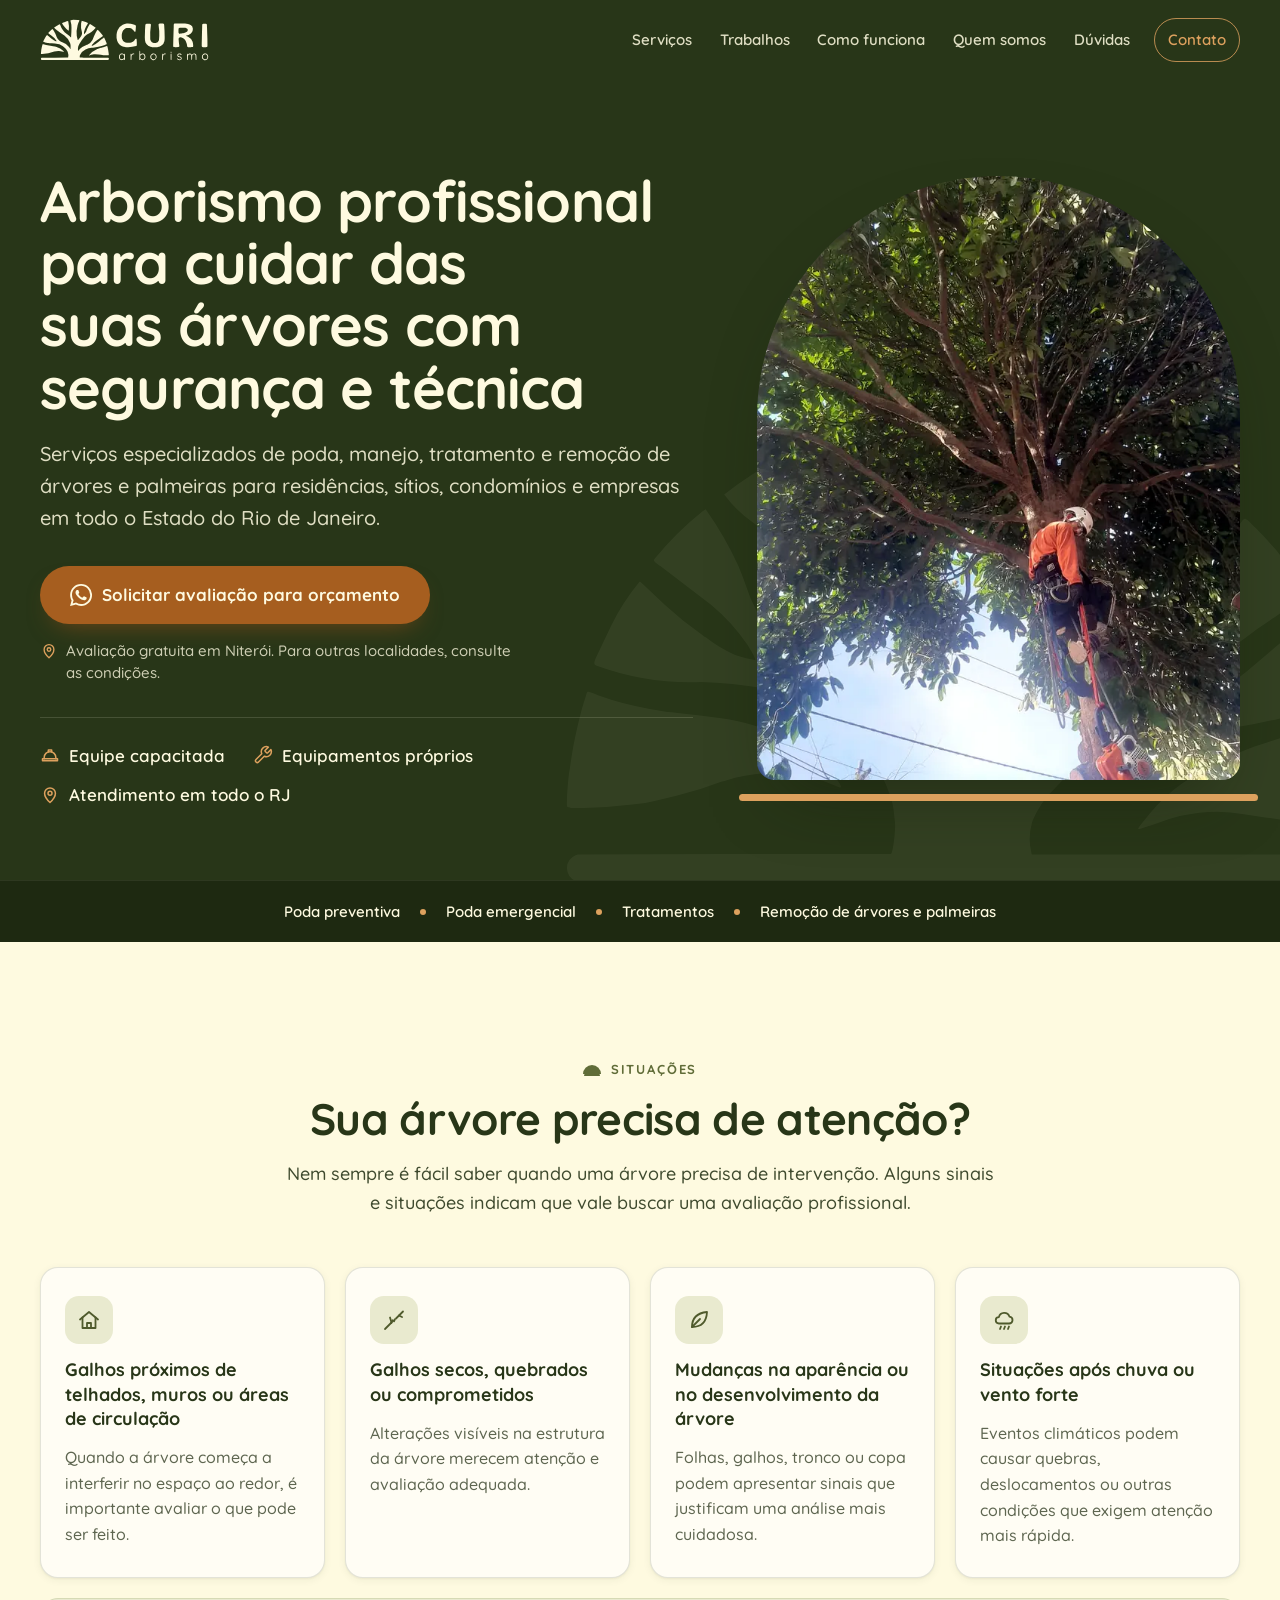
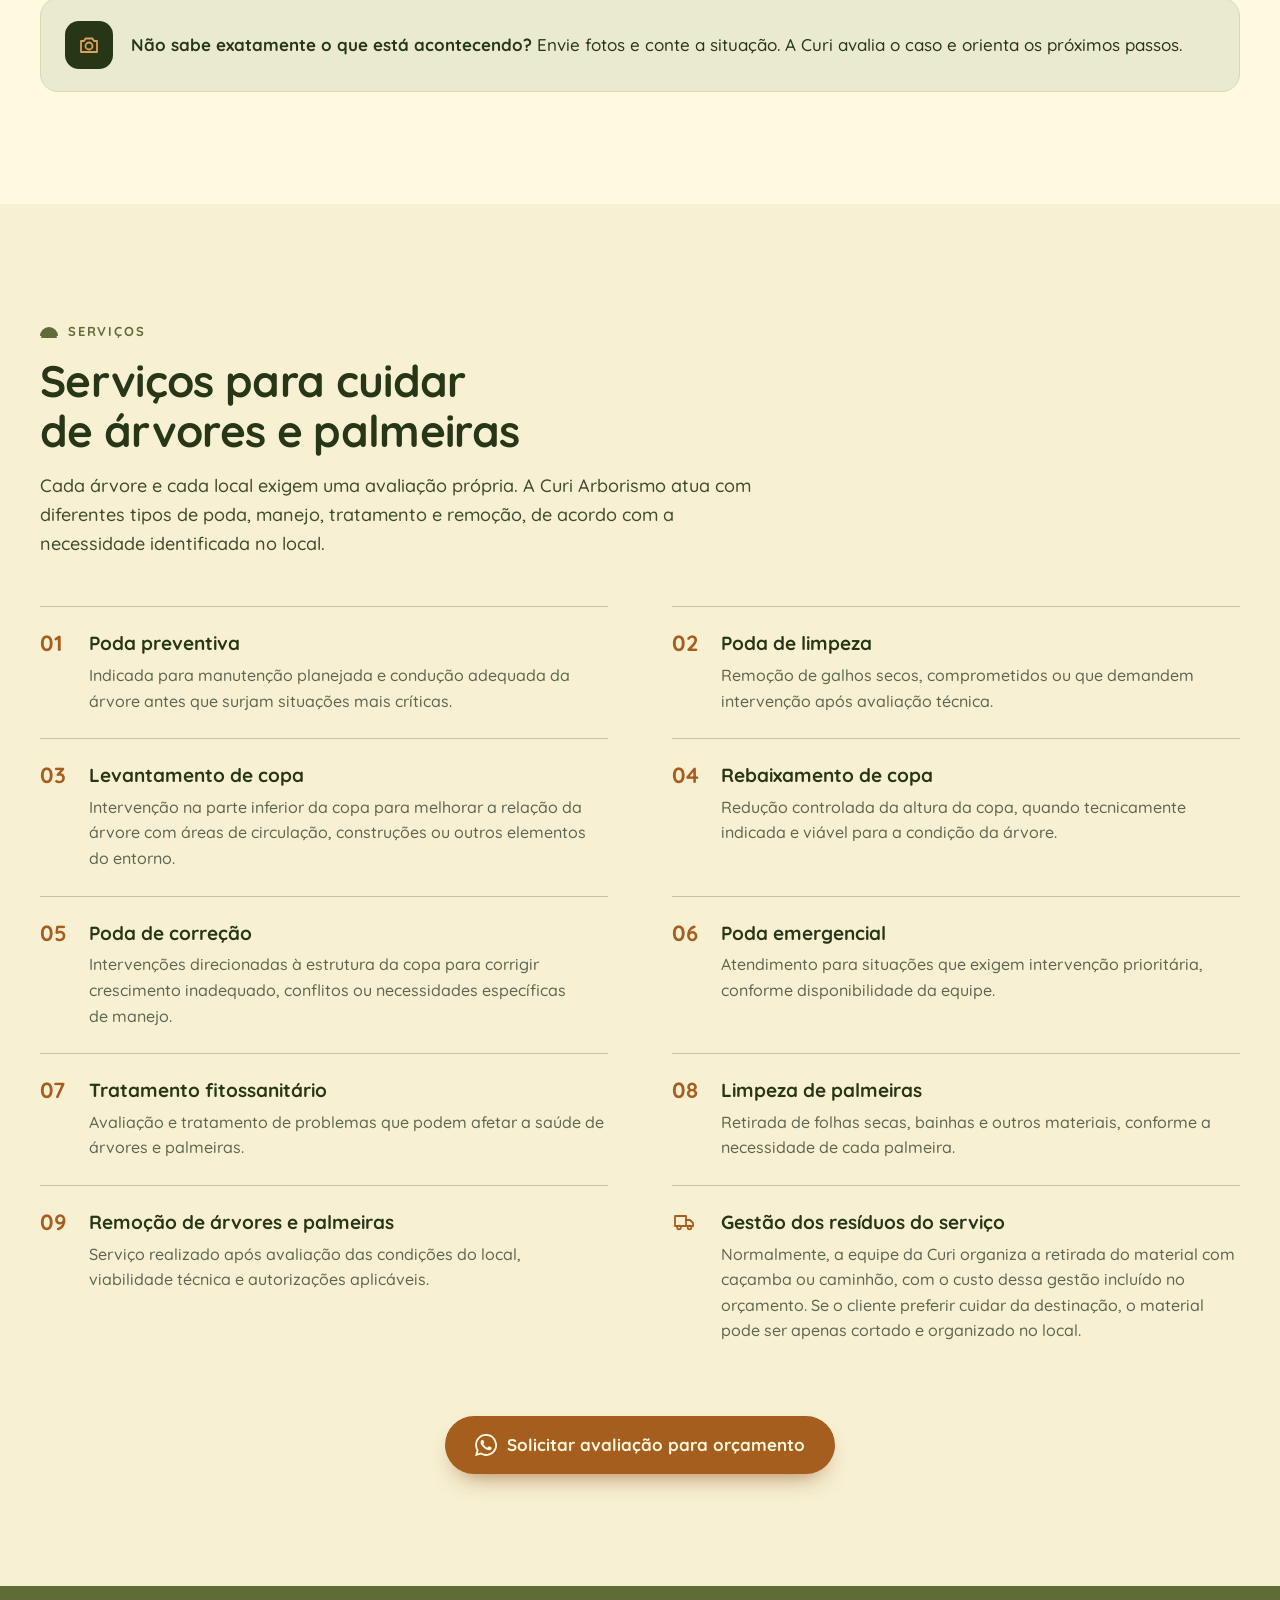
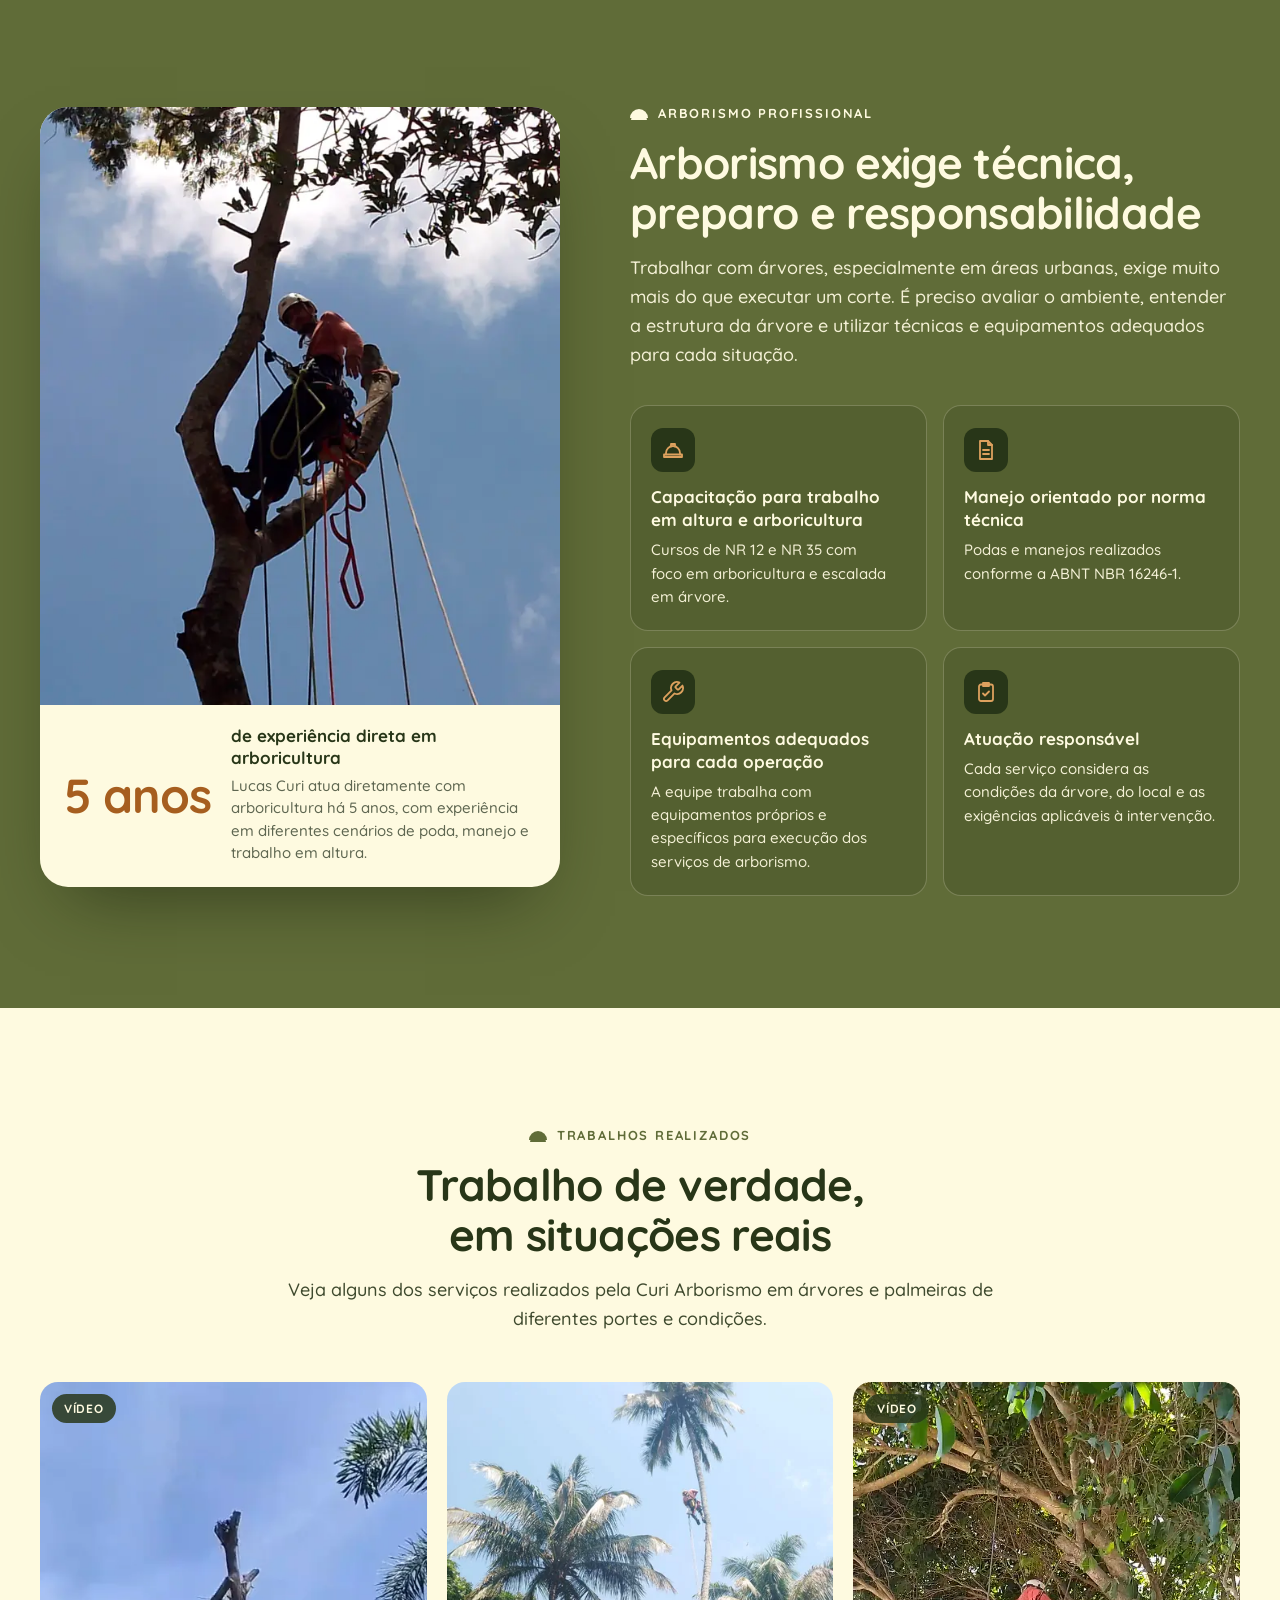
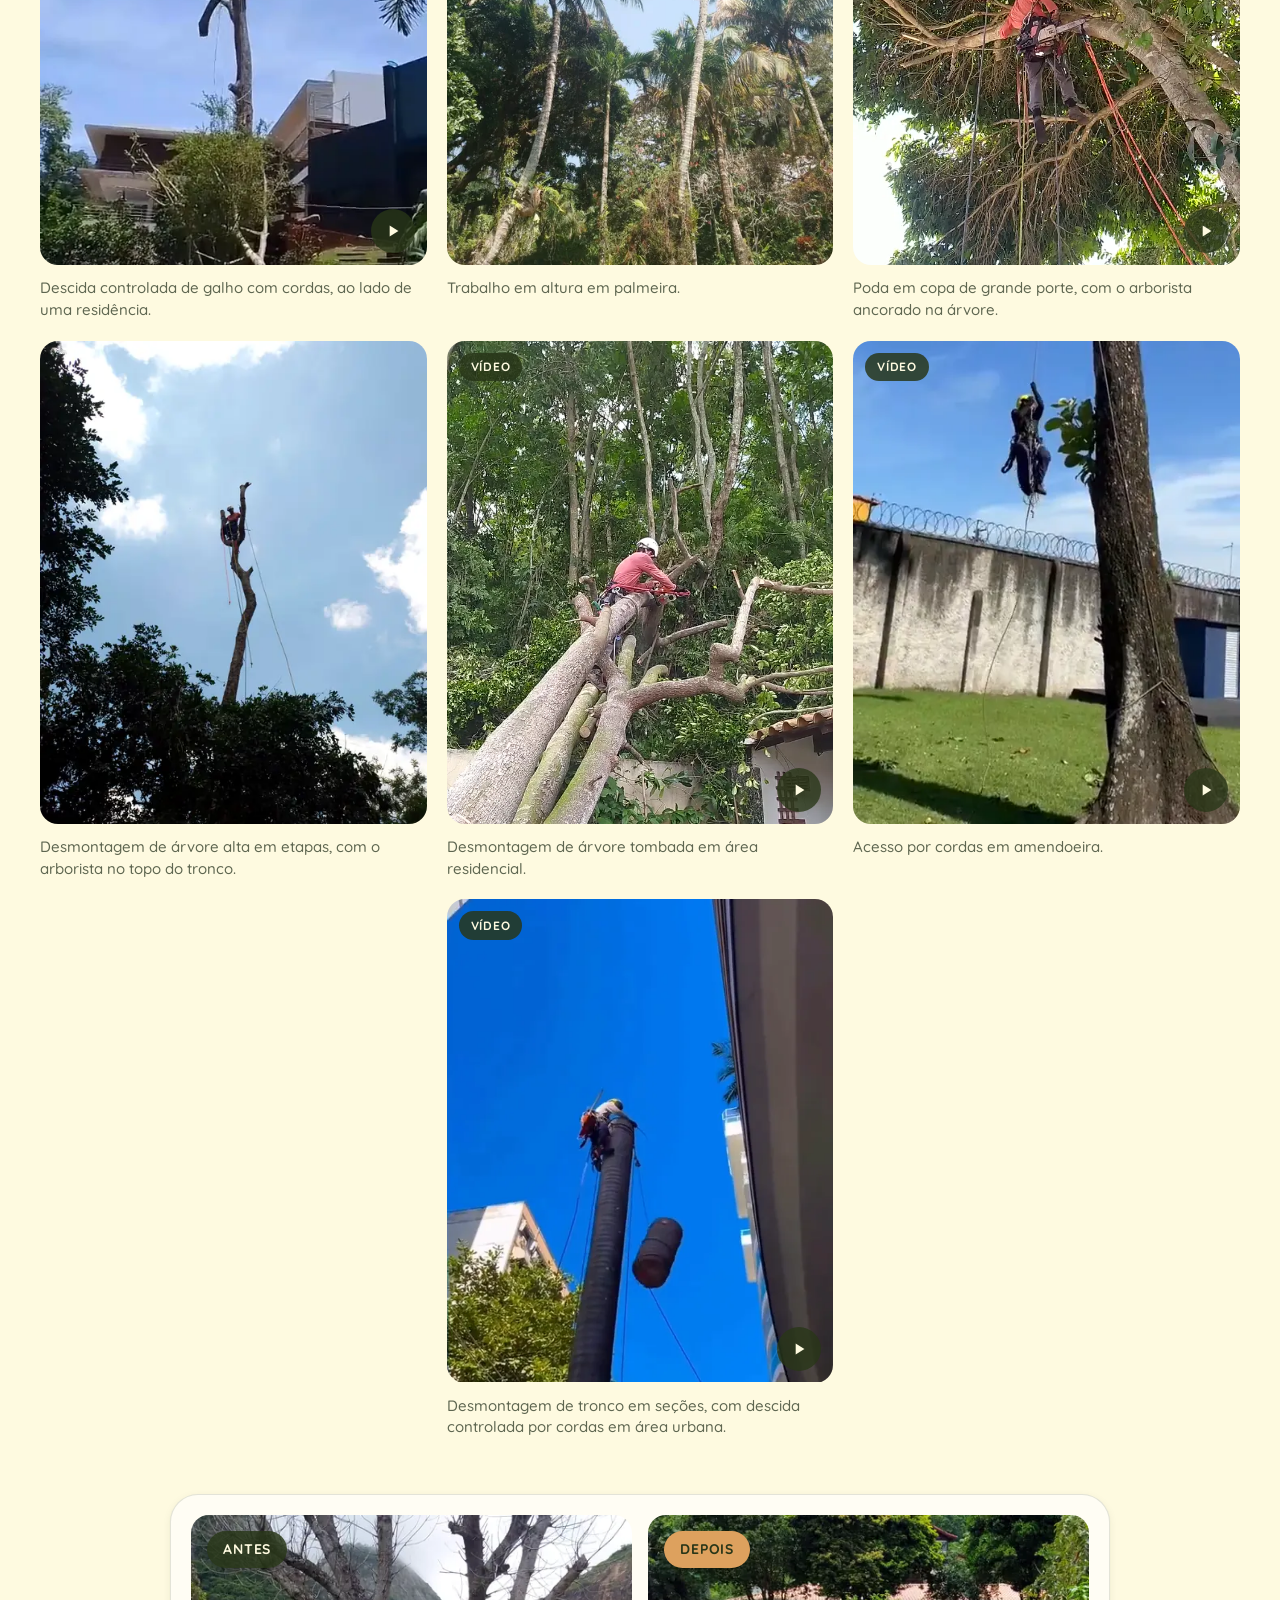
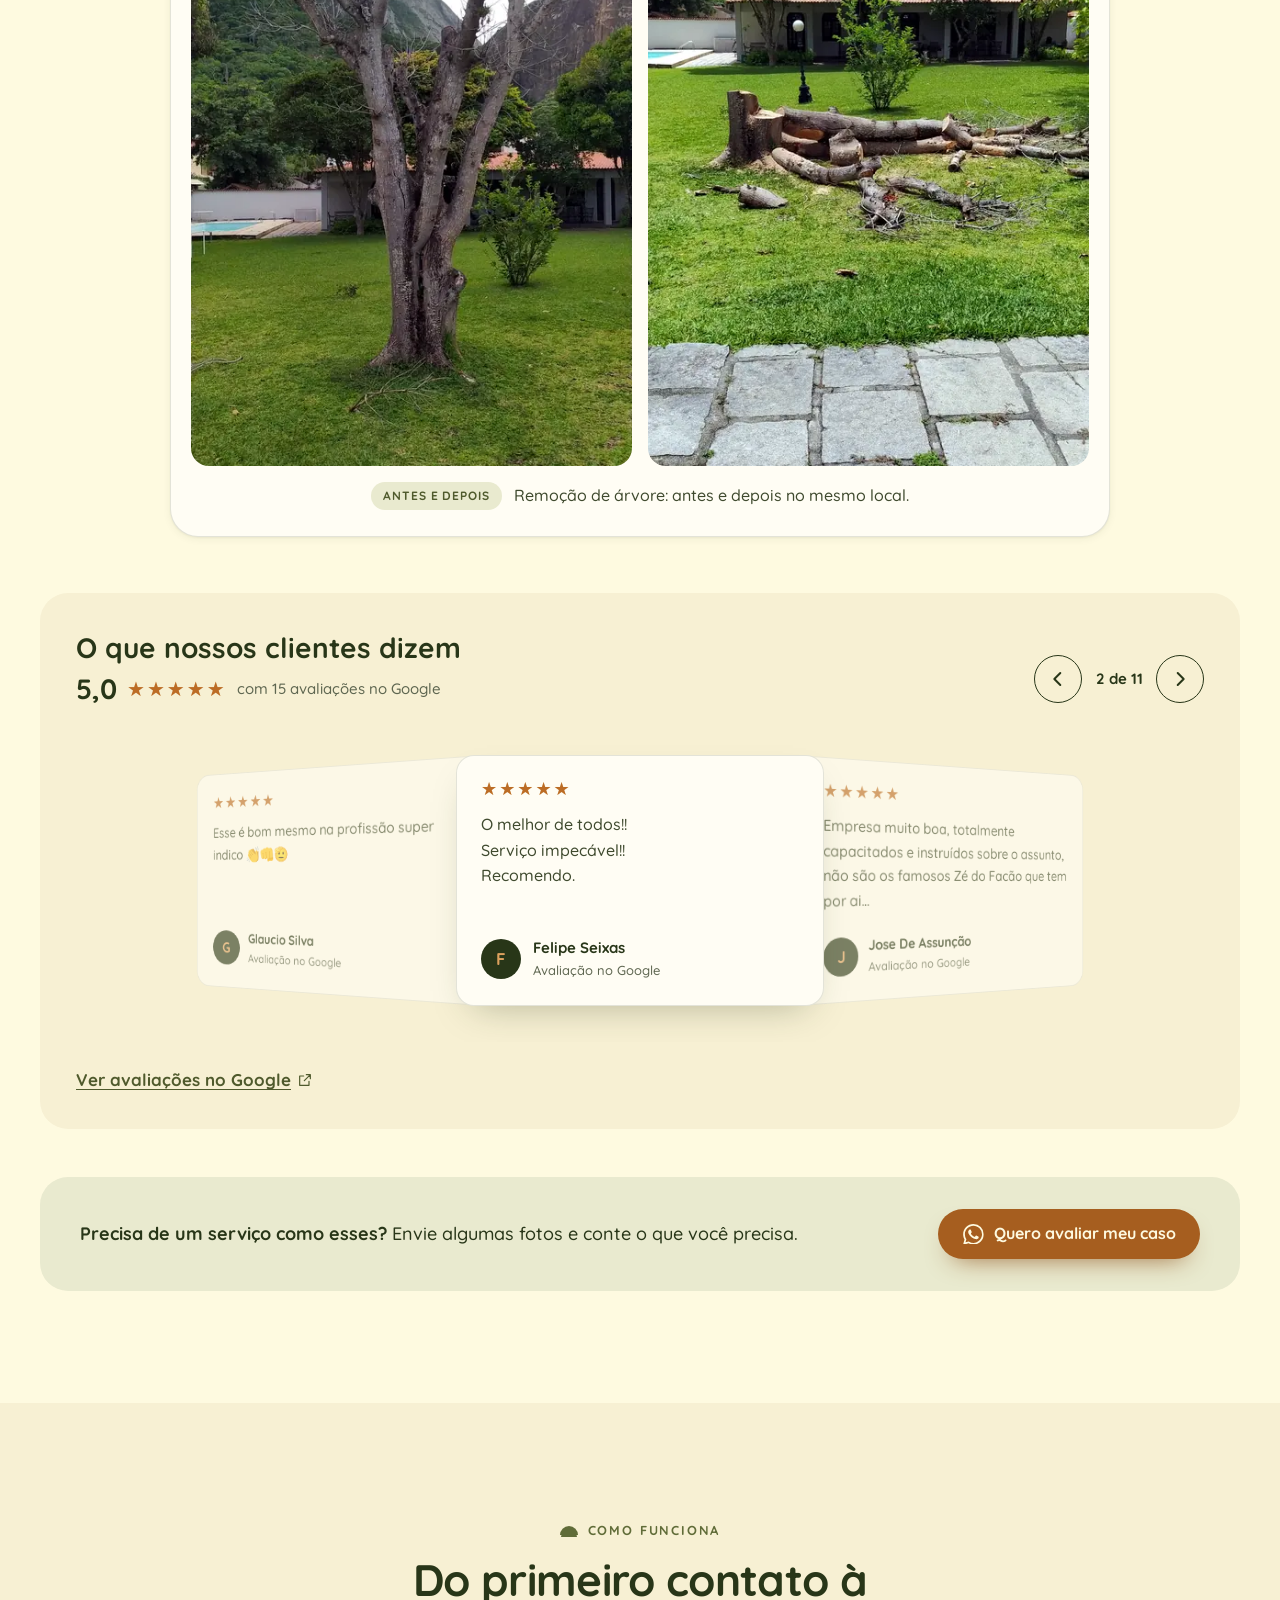
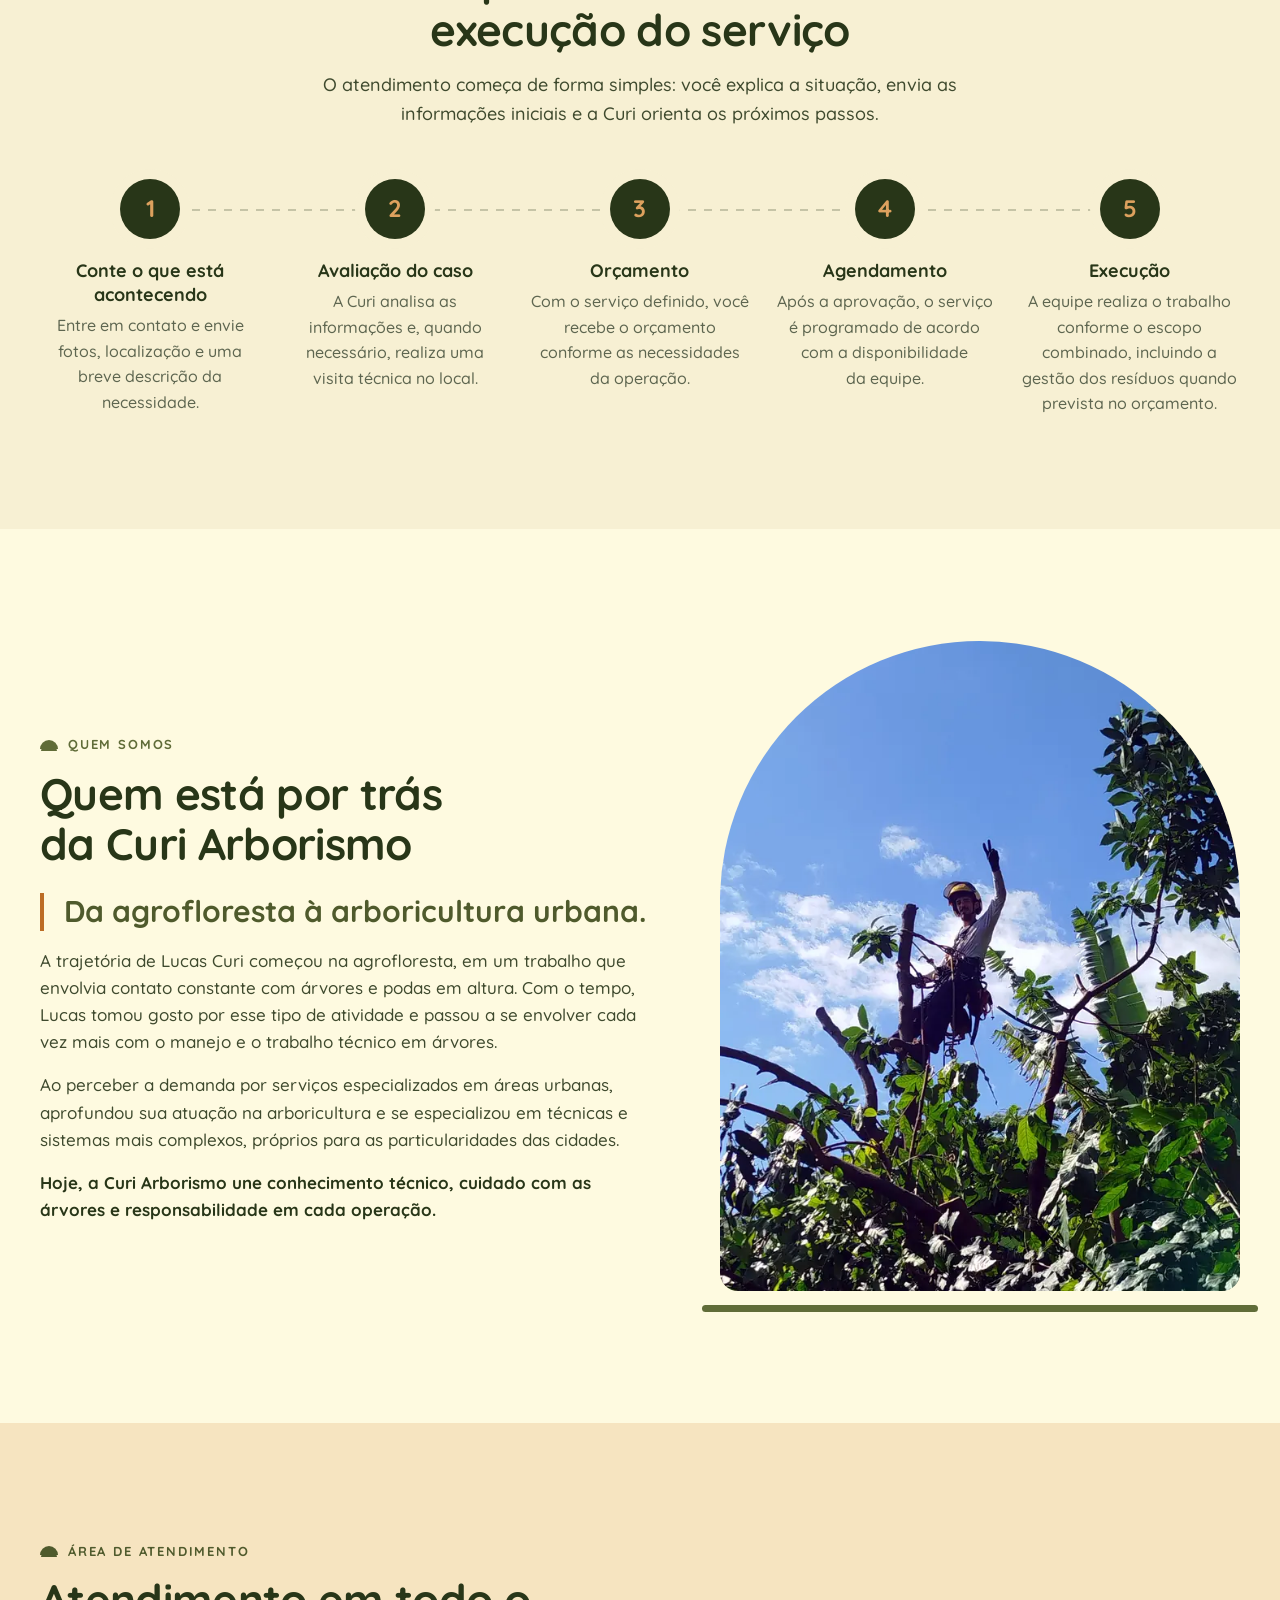
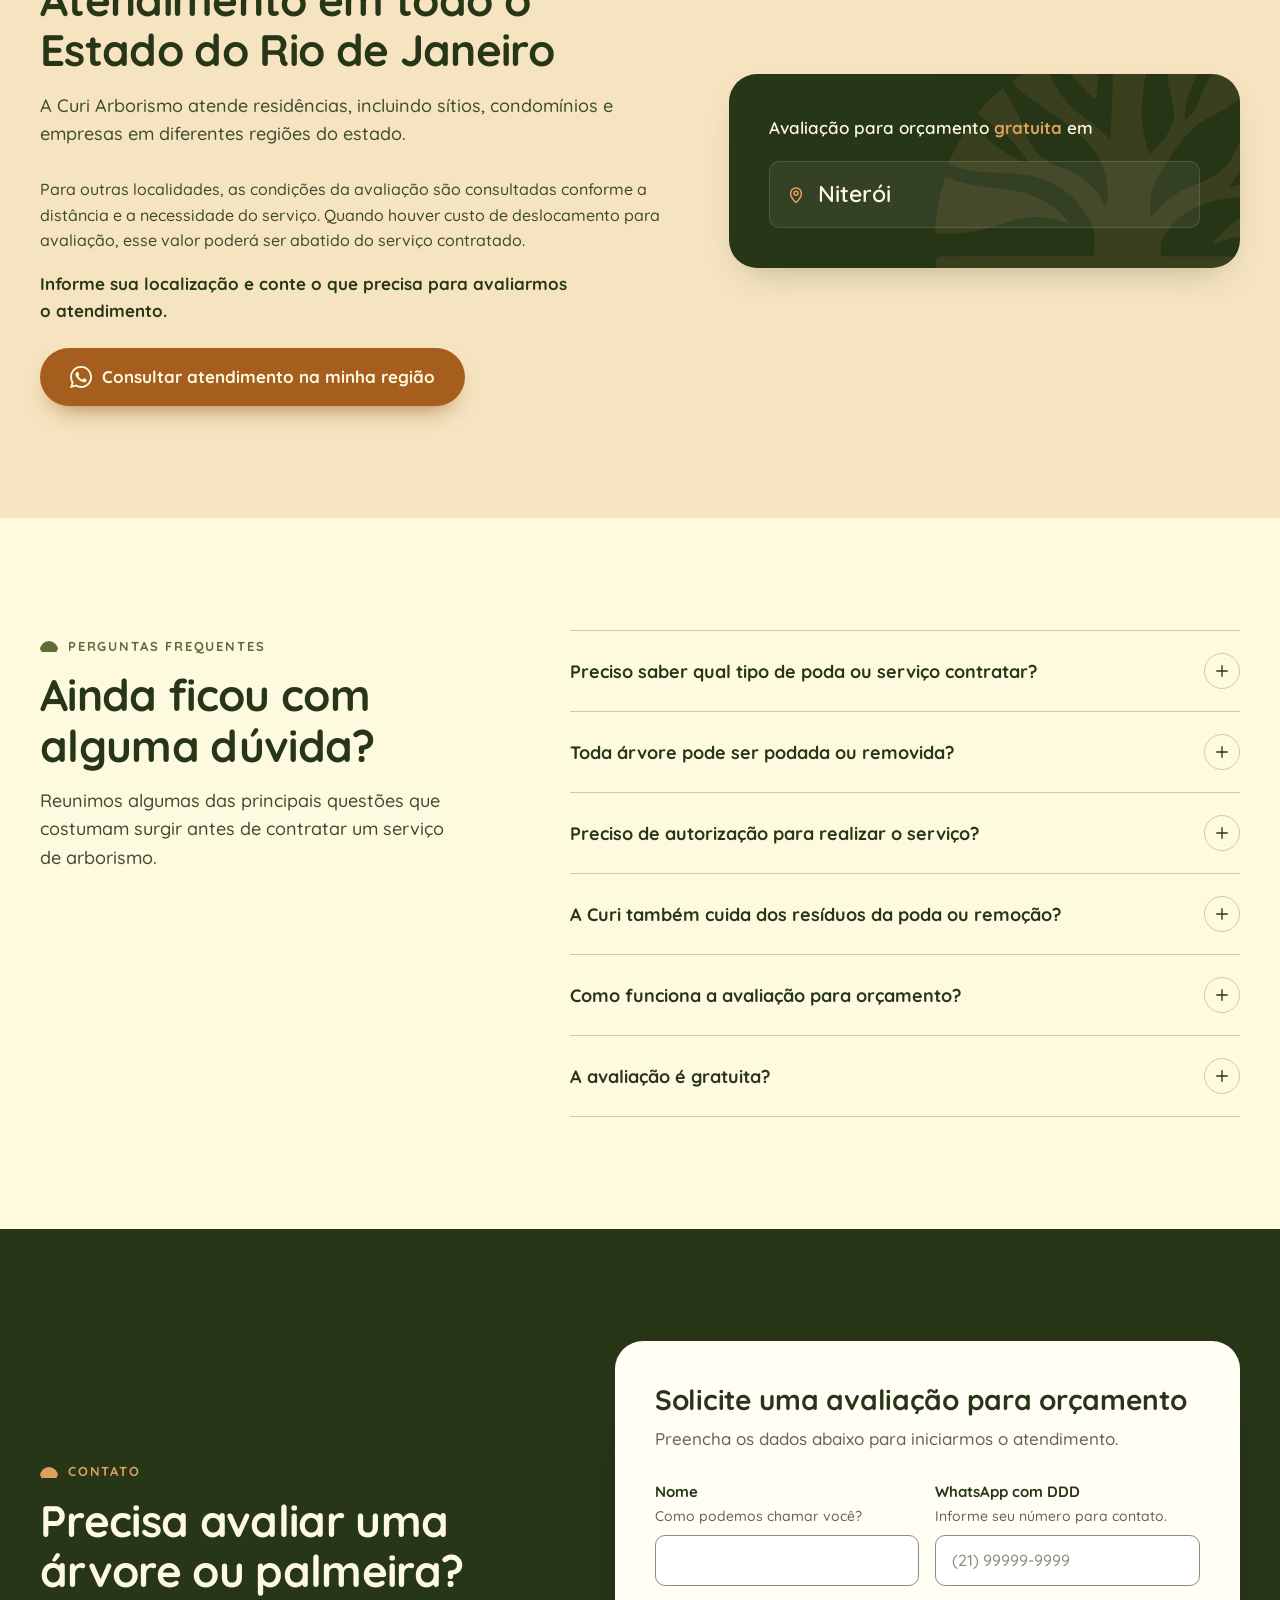
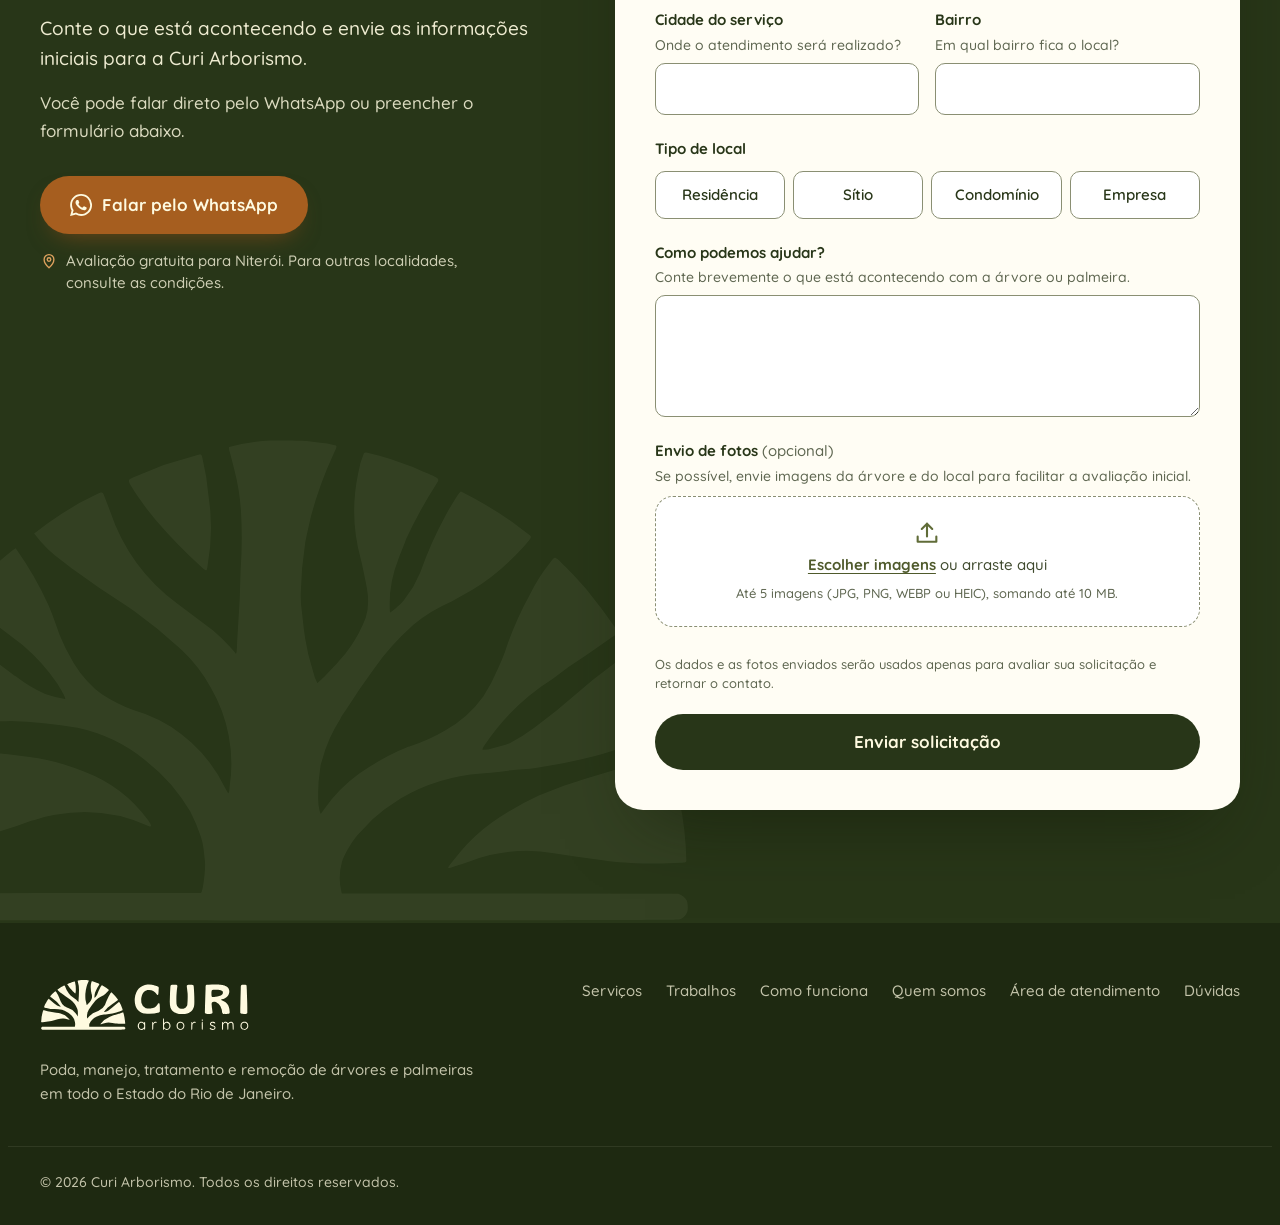
<file: index.html>
<!doctype html>
<html lang="pt-BR">
<head>
  <meta charset="utf-8">
  <meta name="viewport" content="width=device-width, initial-scale=1">
  <title>Curi Arborismo | Poda, tratamento e remoção de árvores no RJ</title>
  <meta name="description" content="Arborismo profissional em todo o Estado do Rio de Janeiro: poda, manejo, tratamento e remoção de árvores e palmeiras para residências, sítios, condomínios e empresas.">
  <meta name="theme-color" content="#283618">
  <meta name="robots" content="index, follow">
  <!-- PENDENTE: definir o domínio final e ativar o canonical e as URLs absolutas de og:url e og:image -->
  <!-- <link rel="canonical" href="https://www.DOMINIO.com.br/"> -->

  <meta property="og:type" content="website">
  <meta property="og:locale" content="pt_BR">
  <meta property="og:site_name" content="Curi Arborismo">
  <meta property="og:title" content="Curi Arborismo | Arborismo profissional no Estado do Rio de Janeiro">
  <meta property="og:description" content="Poda, manejo, tratamento e remoção de árvores e palmeiras com segurança e técnica. Solicite uma avaliação para orçamento.">
  <meta property="og:image" content="assets/img/og-image.jpg">
  <meta property="og:image:width" content="1200">
  <meta property="og:image:height" content="630">
  <meta property="og:image:alt" content="Logo da Curi Arborismo ao lado de um arborista ancorado na copa de uma árvore durante uma poda">
  <meta name="twitter:card" content="summary_large_image">

  <link rel="icon" href="assets/img/favicon.svg" type="image/svg+xml">
  <link rel="apple-touch-icon" href="assets/img/apple-touch-icon.png">

  <link rel="preconnect" href="https://fonts.googleapis.com">
  <link rel="preconnect" href="https://fonts.gstatic.com" crossorigin>
  <link rel="stylesheet" href="https://fonts.googleapis.com/css2?family=Quicksand:wght@400;500;600;700&display=swap">
  <link rel="stylesheet" href="assets/css/styles.css">

  <script src="assets/js/config.js" defer></script>
  <script src="assets/js/main.js" defer></script>

  <script type="application/ld+json">
  {
    "@context": "https://schema.org",
    "@type": "LocalBusiness",
    "name": "Curi Arborismo",
    "description": "Serviços especializados de poda, manejo, tratamento e remoção de árvores e palmeiras para residências, sítios, condomínios e empresas em todo o Estado do Rio de Janeiro.",
    "image": "assets/img/og-image.jpg",
    "logo": "assets/img/marca/curi-vertical.svg",
    "telephone": "+55 21 99991-8187",
    "areaServed": [
      { "@type": "State", "name": "Rio de Janeiro" },
      { "@type": "City", "name": "Niterói" },
      { "@type": "City", "name": "São Gonçalo" },
      { "@type": "City", "name": "Maricá" },
      { "@type": "City", "name": "Rio de Janeiro" }
    ],
    "hasOfferCatalog": {
      "@type": "OfferCatalog",
      "name": "Serviços de arborismo",
      "itemListElement": [
        { "@type": "Offer", "itemOffered": { "@type": "Service", "name": "Poda preventiva" } },
        { "@type": "Offer", "itemOffered": { "@type": "Service", "name": "Poda de limpeza" } },
        { "@type": "Offer", "itemOffered": { "@type": "Service", "name": "Levantamento de copa" } },
        { "@type": "Offer", "itemOffered": { "@type": "Service", "name": "Rebaixamento de copa" } },
        { "@type": "Offer", "itemOffered": { "@type": "Service", "name": "Poda de correção" } },
        { "@type": "Offer", "itemOffered": { "@type": "Service", "name": "Poda emergencial" } },
        { "@type": "Offer", "itemOffered": { "@type": "Service", "name": "Tratamento fitossanitário" } },
        { "@type": "Offer", "itemOffered": { "@type": "Service", "name": "Limpeza de palmeiras" } },
        { "@type": "Offer", "itemOffered": { "@type": "Service", "name": "Remoção de árvores e palmeiras" } }
      ]
    }
  }
  </script>
  <script type="application/ld+json">
  {
    "@context": "https://schema.org",
    "@type": "FAQPage",
    "mainEntity": [
      { "@type": "Question", "name": "Preciso saber qual tipo de poda ou serviço contratar?", "acceptedAnswer": { "@type": "Answer", "text": "Não. Você pode apresentar sua necessidade mesmo sem saber o nome do serviço. A Curi orienta sobre a intervenção mais adequada para o caso." } },
      { "@type": "Question", "name": "Toda árvore pode ser podada ou removida?", "acceptedAnswer": { "@type": "Answer", "text": "Não necessariamente. Cada situação precisa ser avaliada considerando as condições da árvore, do local e as autorizações aplicáveis." } },
      { "@type": "Question", "name": "Preciso de autorização para realizar o serviço?", "acceptedAnswer": { "@type": "Answer", "text": "Em alguns casos, pode ser necessária autorização do órgão público responsável. Antes da intervenção, verifique as exigências aplicáveis ao local e ao tipo de serviço." } },
      { "@type": "Question", "name": "A Curi também cuida dos resíduos da poda ou remoção?", "acceptedAnswer": { "@type": "Answer", "text": "Sim. A forma de retirada ou organização do material é combinada no orçamento, conforme a opção escolhida pelo cliente." } },
      { "@type": "Question", "name": "Como funciona a avaliação para orçamento?", "acceptedAnswer": { "@type": "Answer", "text": "Começa com as informações enviadas por você. Quando necessário, uma visita técnica complementa essa análise." } },
      { "@type": "Question", "name": "A avaliação é gratuita?", "acceptedAnswer": { "@type": "Answer", "text": "Sim, em Niterói. Em outras localidades, consulte as condições. Eventual custo de deslocamento poderá ser abatido do serviço contratado." } }
    ]
  }
  </script>
</head>
<body>
  <!-- Ícones e marca (sprite SVG). O logo foi vetorizado a partir dos arquivos finais da identidade visual. -->
  <svg xmlns="http://www.w3.org/2000/svg" aria-hidden="true" style="display:none">
    <symbol id="logo-h" viewBox="0 0 2427 603"><path fill="currentColor" fill-rule="evenodd" d="m474 12-10 2-23 4q-5 1-3 11l10 44c2 4 4 33 4 52a1495 1495 0 0 1-5 119l-1 23-13-13c-12-13-24-22-48-39l-31-25-21-24a296 296 0 0 1-44-84q-2-6-7-7c-4 0-43 22-61 35-20 13-20 13-14 20 12 15 57 49 84 66l59 41a235 235 0 0 1 83 112l2 9 2 8c3 6 3 58 0 66 0 1-4-1-4-3s-12-21-20-31a178 178 0 0 0-92-64l-4-1c-3 0-27-13-33-17a142 142 0 0 1-45-59l-9-23-1-2-5-12-1-4a339 339 0 0 0-42-74c-6 0-56 47-62 59q-2 3 13 13l26 20a264 264 0 0 1 78 80l3 6c0 2-10 1-13 0l-28-14-36-25-34-28-27-24a153 153 0 0 0-23 32l-3 5-3 6-14 25-10 24q-3 8 4 10l7 1 7 3 8 2 36 7c9 2 42 5 61 5a610 610 0 0 1 85 9q5 0 21 6l9 3a242 242 0 0 1 80 57 141 141 0 0 1 25 35l6 12 2 6a125 125 0 0 1 5 77l-190 1c-182 0-188 0-192 2-12 7-12 24 1 30l5 2h473c437 0 473 0 477-2 15-5 16-23 2-30-4-2-9-2-205-2-191 0-202 0-203-2-2-5-2-26 1-34a163 163 0 0 1 80-82 239 239 0 0 1 89-25l18-1 79-11 46-11 35-11c4-3 17-8 19-8l2-1 3-2 13-6q3-3-3-19l-17-42-13-26c-5-8-6-9-13-3l-32 25-41 34-44 34a133 133 0 0 1-32 15c-3 2-19 4-19 3 0-7 33-44 55-61a806 806 0 0 1 71-52l31-22q8-3-1-14a537 537 0 0 0-70-80c-1 0-16 17-16 19l-4 7-12 21a920 920 0 0 0-44 101 151 151 0 0 1-69 65l-2 2-3 1-5 2-61 27-6 4a220 220 0 0 0-59 57q-1 1-3-16a135 135 0 0 1 5-50l1-6 4-7 10-22a785 785 0 0 1 79-110 206 206 0 0 1 65-44l29-17a303 303 0 0 0 62-60 550 550 0 0 0-75-51q-9-6-12 0l-2 4-1 1-2 2-3 5-5 9-8 16a360 360 0 0 0-27 63l-4 6c-6 14-24 35-29 35a135 135 0 0 1 11-68l4-9 6-15 4-6 2-6 9-16 15-25c7-11 7-12 3-15l-4-3-2-1-7-3-8-4-4-1-5-1a292 292 0 0 0-48-17l-6-1-3 2-2 5-1 5-3 11-3 14a301 301 0 0 0 10 115c4 16 5 37 1 46l-9 21a243 243 0 0 1-39 49q-10 12-12 4l-2-5-1-5-1-7q-4-12-6-25l-3-13a405 405 0 0 1 12-153l1-3 6-19 3-9 2-5 3-7 12-27q-1-3-15-5l-12-2zm-76 18-6 2-7 1-5 1-4 2-26 9-5 1-25 11q-5 1-2 9l4 5c13 23 54 70 79 91 10 8 10 8 11-2l2-9a370 370 0 0 0-8-116q0-8-8-5m848 35a177 177 0 0 0-58 16 146 146 0 0 0-74 80l-1 4-1 5-5 13-2 6-1 5-1 7-2 11-2 14a239 239 0 0 0 9 88l2 3 4 10 2 3 3 7 3 5 5 7 5 7 9 9a179 179 0 0 0 37 25l11 4 3 2 5 1 5 2 8 1 5 1a408 408 0 0 0 165-13c2 0 10-8 10-11v-44c-1-46-3-51-13-51q-7-2-16 16c-5 10-30 32-35 32l-3 2-3 1-4 1-4 2-5 1c-10 4-19 6-41 5a81 81 0 0 1-33-3l-6-1-8-4a78 78 0 0 1-41-52c-3-9-3-14-4-36a112 112 0 0 1 3-38l2-6 1-6 2-6 3-6 1-5 3-6 3-6 1-1 3-4c2-3 16-19 19-20l10-6 6-3 4-1 4-2 6-1a149 149 0 0 1 47 1q21 3 41 23l11 12 11 16q7 7 14 1 4-3 6-41l1-21c2-2 1-20 0-23-2-4-8-10-11-10l-3-1-3-2-4-2-4-1-4-1-5-2-13-4-8-2-7-2-7-1-7-1a206 206 0 0 0-54-3m749 0-39 1c-37 0-35-2-36 46l-3 85-1 34-2 59c-2 110-2 101-1 105 3 7 8 8 29 10q18 1 44-2 16-2 15-15l-6-45-2-15-2-26c-2-15-1-20 3-29q7-12 27-10l10 2 4 2 5 1 3 2 3 1 3 2 2 1 19 14 14 15 4 8 2 2 2 2 16 43 4 29q0 9 7 14c3 2 7 2 27 4 13 1 14 1 39-2 13-1 16-7 14-27a174 174 0 0 0-8-49 108 108 0 0 0-60-70l-12-5-4-2-4-1c-4 0-13-5-13-7q2-4 15-7l5-2 4-1 5-1 6-3q14-5 20-11l5-3a115 115 0 0 0 25-27 61 61 0 0 0 9-21 75 75 0 0 0-5-55c-1-4-17-21-19-21l-5-3q-8-6-12-6l-3-1-3-2-4-2-5-1-3-1-6-2-7-1-9-2-14-2c-19-3-65-4-102-2m-465 2q-19 3-18 23l-1 15-3 52-3 104a295 295 0 0 0 7 67l1 5 2 4 2 3 1 2 2 3 1 3 2 3 1 2c0 4 19 23 29 30 6 4 9 6 18 9l11 5 3 1 6 2 10 2c16 4 17 4 47 4a142 142 0 0 0 49-4l7-2 6-1 4-2 3-1 3-2 5-1 7-4c8-4 22-15 28-22 9-10 10-11 14-20l9-19 2-6 1-7 1-4c2-2 3-25 3-53a2151 2151 0 0 0-7-168c-1-21-7-24-42-24-31 0-40 4-39 18l10 87a940 940 0 0 1-4 130l-1 4c0 5-15 26-20 28l-4 3-14 6-5 2a87 87 0 0 1-49-6l-3-2c-3-1-15-13-17-17l-3-4-1-1-2-5c-4-8-4-9-4-12l-2-7a987 987 0 0 1 10-206q2-12-12-16c-5-1-44-2-51-1m815 1-8 2-3 2-3 3-1 3q-2 4-2 40l-3 106-1 50-2 69v48l2 4q3 8 18 9c16 2 48 1 54-2l5-5 3-4v-36a2415 2415 0 0 0-3-141l-3-94c-1-49-1-48-14-54-5-2-32-2-39 0m-336 58q-14 1-17 8c-4 6-5 38-3 58 1 10 1 10 5 14l4 4h8l16-1 12-2 9-2 9-1 7-1 6-2 6-1 5-2 5-1 3-2 5-1 7-4c9-4 10-5 16-11 8-8 9-11 9-22l-1-10-2-3c0-1-8-8-10-8l-2-1c-2-3-17-7-28-8-13-1-58-2-69-1M38 362l-2 4-1 5-3 9-8 31-1 8a155 155 0 0 0-6 38l-4 41q3 3 18 3a541 541 0 0 0 174-34 180 180 0 0 1 68-9 207 207 0 0 1 43 8l14 4q25 13 2-13a191 191 0 0 0-94-56q-8-4-24-6l-27-5-17-2-83-13-39-12zm919 26-6 2-3 1-8 4-21 7-7 2-8 3-16 4-4 2-5 1-16 4-18 6-21 8-8 3-3 2-3 1a266 266 0 0 0-106 81q-10 11 12 2l19-6 23-6 14-3a194 194 0 0 1 67 4l36 5 17 2 19 2h73q6-1 3-15l-2-19-6-41-6-28q1-4-5-19l-1-6q-1-7-10-3m472 71c-2 2-3 123-1 127q1 3 4 3 7 1 6-8l1-6 4 3 10 8 3 1 5 2 8 2c10 1 27-7 33-16l3-4 7-15c2-7 1-25-1-27l-1-3c0-7-12-22-21-26l-7-3-11-1q-10-1-16 3l-4 2-7 5-5 4-2-51q-5-4-8 0m449 12q-4 1-3 5 0 9 7 8 13-2 6-12-3-5-10-1m-713 26q-9 2-16 9c-5 5-12 15-12 17l-1 5c-3 4-3 27-1 30l2 4 3 7 3 5c0 1 10 10 14 12 9 5 21 6 28 4l9-4 5-3 4-4q6-6 5 2 1 8 6 8c6 0 6-3 6-51-1-40 0-40-7-40q-5 0-5 8l-1 3q-2 1-4-3c-1-1-11-8-13-8l-4-1c-3-2-15-2-21 0m167 0c-7 4-15 11-15 13l-5 5v-4q2-15-8-13c-3 2-3 6-3 46 0 45 0 46 7 45 4-1 5-6 5-29q0-29 3-34l2-4 7-8q10-10 19-7c5 1 5 1 8-1 8-8-8-15-20-9m289-1q-11 2-23 12c-3 2-11 14-11 16l-1 5q-3 3-2 14 0 12 2 14l1 4c0 2 3 9 6 12l3 3 13 10 3 1c4 2 16 4 21 4l7-2c19-3 35-24 34-46a45 45 0 0 0-53-47m164 1c-7 4-15 11-15 13l-5 5v-3c1-4 0-12-2-13q-5-3-8 2l-1 43c0 43 0 44 5 45 6 0 7-3 7-29q0-29 3-34l2-4 7-8q10-10 19-7c5 1 5 1 8-1 8-8-8-15-20-9m96-1c-5 3-5 5-5 47 0 38 0 40 2 43q4 5 8 1c3-3 3-87 0-89q-3-4-5-2m111 1-5 1c-2 0-12 8-14 13q-6 14 5 26c3 4 16 10 19 10l5 1 4 2 6 2c14 6 16 17 5 25-8 5-26 3-32-3l-13-9-3 2c-8 8 15 24 34 24a44 44 0 0 0 20-5c16-7 16-34-1-42l-5-3-3-1-4-1-4-2-16-6c-7-3-9-15-4-19l4-3 7-2q12-3 23 6 9 7 12 2 2-7-9-15c-9-5-25-7-31-3m368-1q-10 2-21 12c-3 2-11 14-11 16l-1 5q-2 3-2 14-1 12 2 14l1 4c0 2 3 9 6 12l3 3 13 10 3 1c4 2 16 4 21 4l7-2q11-2 21-11c22-23 16-63-11-78-8-4-22-6-31-4m-214 1c-5 1-13 5-13 6l-1 1-5 4-4 2-1-3c2-2-1-8-4-9-7-1-7 0-7 46 0 45 0 46 7 45 4-1 5-6 5-33 0-30 1-32 8-40l7-5 4-1c3-3 14-2 19 0 9 6 10 11 11 48 1 29 1 31 5 31 6 0 7-3 7-35l1-29 3-4 8-8c4-4 20-7 25-4l3 2 5 5 1 2c2 2 3 8 4 39 1 29 1 31 5 32 7 1 7-1 7-38-1-35-1-36-8-45-6-7-21-12-28-9l-6 1-4 1-8 5-6 5q-8 7-7 3c0-2-7-10-9-11l-4-1q0-2-13-3zm-977 11-5 2-2 1q-6 2-12 13c-3 5-3 6-3 19l1 15 2 4c0 3 9 12 14 14 13 7 31 1 38-11l3-5 3-9q2-14-4-27c-2-4-10-12-14-14s-15-3-21-2m293 0c-7 1-21 13-21 20l-1 4c-3 5-2 22 2 29l2 4c1 3 10 11 12 11l3 2c2 2 17 2 23-1 4-2 15-13 15-16l2-4 1-14c0-11 0-12-3-18q-10-21-35-17m159 0c-7 1-21 12-21 17l-2 4-1 14 1 14 2 4c0 3 13 15 15 15l3 2c3 2 20 2 22-1l4-1c3 0 15-13 15-17l1-4q3-1 2-12 1-11-2-12l-1-5c0-3-10-13-15-16-5-2-16-3-23-2m741 0c-6 1-21 12-21 17l-2 4c-2 4-2 25 0 28l2 4c0 3 13 15 15 15l3 2c3 2 20 2 22-1l4-1c3 0 15-13 15-17l1-4q3-1 2-12 1-11-2-12l-1-5c0-3-10-13-15-16-5-2-16-3-23-2"/></symbol>
    <symbol id="logo-mark" viewBox="0 0 2169 1293"><path fill="currentColor" fill-rule="evenodd" d="M1055 12a531 531 0 0 0-110 17q-3 2 3 19l10 39a577 577 0 0 1 18 111 1236 1236 0 0 1-1 159 2649 2649 0 0 1-7 153l-2 32c-1 25-1 32-3 33q-1 2-2-1a501 501 0 0 0-58-59l-95-71a508 508 0 0 1-179-247l-15-39c-4-10-5-10-17-5a702 702 0 0 0-94 52 897 897 0 0 0-74 53 329 329 0 0 0 76 74l23 18a2327 2327 0 0 0 150 102l18 13a1267 1267 0 0 1 124 102 409 409 0 0 1 76 98 401 401 0 0 1 50 263q-1 18-4 17l-8-14-19-35a385 385 0 0 0-224-171 435 435 0 0 1-83-42l-18-14q-43-37-73-98a470 470 0 0 1-33-79l-8-22-10-24a908 908 0 0 0-86-149l-8 5a821 821 0 0 0-127 126c-4 5-2 7 16 20l134 102a512 512 0 0 1 96 106c18 30 23 40 19 40a298 298 0 0 1-48-12l-7-3a343 343 0 0 1-73-44l-7-4-3-3-52-39a1312 1312 0 0 1-91-82c-22-21-22-21-24-20a597 597 0 0 0-75 116l-40 84c-6 14-6 18 0 21a729 729 0 0 0 277 44 1304 1304 0 0 1 177 18 427 427 0 0 1 178 85 525 525 0 0 1 70 66 558 558 0 0 1 50 70 471 471 0 0 1 28 67l3 11c3 10 6 32 8 58 1 24-6 80-11 80H455l-413 1-6 2q-23 10-23 34 1 25 23 34c7 2 2090 2 2099-1q14-3 21-19c3-7 2-24-1-31q-7-13-22-18l-447-1h-443l-1-2a155 155 0 0 1 1-81c5-17 21-46 40-70l41-43 31-26 43-29a493 493 0 0 1 213-66l25-2a1333 1333 0 0 1 104-11l15-2 54-9 22-4 43-9a801 801 0 0 0 134-41l13-5 31-13 34-16q8-2 0-23l-3-9a543 543 0 0 0-28-75l-10-20a625 625 0 0 0-42-81l-12 8-33 25a1390 1390 0 0 0-104 84l-43 36-59 46a496 496 0 0 1-65 41l-11 4-46 12-12 1q-8 2 3-13a595 595 0 0 1 180-175 942 942 0 0 1 85-60l72-50c16-11 17-12 10-22a1725 1725 0 0 0-79-105l-25-28c-14-16-43-44-50-51-8-6-9-6-16 3l-5 7a449 449 0 0 0-53 84 870 870 0 0 0-66 152l-7 18-11 25a473 473 0 0 1-39 74 311 311 0 0 1-101 90 447 447 0 0 1-94 42l-4 1-7 3-19 8a648 648 0 0 0-103 60 398 398 0 0 0-92 93l-10 14-3-8-3-16a406 406 0 0 1 4-93q1-14 6-27a373 373 0 0 1 48-108c3-7 4-8 17-27a1619 1619 0 0 1 70-103 678 678 0 0 1 106-119 435 435 0 0 1 101-61l55-31q69-42 130-108c27-30 28-32 21-37l-21-16-21-16a1090 1090 0 0 0-139-83q-3 0-16 21l-18 30-6 11a1017 1017 0 0 0-67 150l-3 7-17 34-25 36c-12 13-32 31-36 31a317 317 0 0 1 22-140l3-9 14-35 4-11a1227 1227 0 0 1 81-147c7-12 7-12-22-25l-15-6a420 420 0 0 0-60-24l-26-9-29-9-32-8q-6-2-9 2a216 216 0 0 0-15 53 478 478 0 0 0 7 227l3 12 10 48 3 16q8 44-3 79a358 358 0 0 1-73 117c-16 19-53 56-55 56l-7-16-12-42-5-18-8-41-4-28-5-45a271 271 0 0 1-3-48 1036 1036 0 0 1 12-135l3-15 12-54a1032 1032 0 0 1 60-165c8-16 9-20 6-22a215 215 0 0 0-47-8l-31-4c-14-1-73-2-94-1M859 51l-20 6-27 8a476 476 0 0 0-76 26l-44 18c-18 8-18 6 9 48a705 705 0 0 0 50 66 1373 1373 0 0 0 122 125c11 10 12 10 14-1a569 569 0 0 0 2-197 515 515 0 0 0-13-81c-4-22-4-22-17-18M65 784l-3 11-5 15-1 4-3 9-11 44-7 32-5 24-1 6-3 18-6 40c-2 7-6 52-7 81 0 22-5 19 43 19a1170 1170 0 0 0 130-9 299 299 0 0 0 56-9l36-8 27-7a835 835 0 0 0 116-36l11-3a284 284 0 0 1 52-13 413 413 0 0 1 249 30q11 4-3-16a370 370 0 0 0-168-128l-26-10-28-9a476 476 0 0 0-92-20l-46-6-11-1-42-5-27-3-11-1-47-8a775 775 0 0 1-137-36c-29-11-27-11-30-5m2028 55-53 21-16 6-18 5-121 36-20 7-35 11-17 7-49 19a788 788 0 0 0-125 72 457 457 0 0 0-82 76l-22 27q-14 17-10 17c1 1 16-4 27-8l9-3 23-8a434 434 0 0 1 102-24 373 373 0 0 1 118 4l56 8 64 9 27 4c51 6 130 8 188 4 13-1 15-1 15-6a826 826 0 0 0-18-158l-9-43-11-49q-8-33-11-35c-2-3-3-2-12 1"/></symbol>
    <symbol id="i-whatsapp" viewBox="0 0 24 24"><path fill="currentColor" stroke="none" d="M17.47 14.38c-.3-.15-1.76-.87-2.03-.97-.27-.1-.47-.15-.67.15-.2.3-.77.97-.94 1.16-.17.2-.35.22-.64.07-.3-.15-1.26-.46-2.39-1.47-.88-.79-1.48-1.76-1.65-2.06-.17-.3-.02-.46.13-.6.13-.14.3-.35.45-.52.15-.18.2-.3.3-.5.1-.2.05-.37-.03-.52-.07-.15-.67-1.61-.92-2.2-.24-.58-.49-.5-.67-.51h-.57c-.2 0-.52.07-.79.37-.27.3-1.04 1.02-1.04 2.48s1.07 2.88 1.21 3.07c.15.2 2.1 3.2 5.08 4.49.71.3 1.26.49 1.7.63.71.22 1.36.19 1.87.12.57-.09 1.76-.72 2-1.41.25-.7.25-1.29.18-1.41-.08-.13-.28-.2-.57-.35m-5.42 7.4h-.01a9.87 9.87 0 0 1-5.03-1.38l-.36-.21-3.74.98 1-3.65-.24-.37a9.86 9.86 0 0 1-1.51-5.26c0-5.45 4.44-9.88 9.89-9.88 2.64 0 5.12 1.03 6.99 2.9a9.82 9.82 0 0 1 2.89 6.99c0 5.45-4.44 9.88-9.88 9.88m8.41-18.3A11.82 11.82 0 0 0 12.05 0C5.5 0 .16 5.34.16 11.89c0 2.1.55 4.14 1.59 5.95L.06 24l6.3-1.65a11.88 11.88 0 0 0 5.68 1.45h.01c6.55 0 11.89-5.34 11.89-11.89a11.82 11.82 0 0 0-3.48-8.41Z"/></symbol>
    <symbol id="i-pin" viewBox="0 0 24 24"><path d="M12 21s-6.5-5.6-6.5-11a6.5 6.5 0 0 1 13 0c0 5.4-6.5 11-6.5 11z"/><circle cx="12" cy="10" r="2.4"/></symbol>
    <symbol id="i-helmet" viewBox="0 0 24 24"><path d="M5 16.5V15a7 7 0 0 1 14 0v1.5"/><path d="M10 8.4V6h4v2.4"/><path d="M3 16.5h18V19H3z"/></symbol>
    <symbol id="i-wrench" viewBox="0 0 24 24"><path d="M14.7 6.3a1 1 0 0 0 0 1.4l1.6 1.6a1 1 0 0 0 1.4 0l3.77-3.77a6 6 0 0 1-7.94 7.94l-6.91 6.91a2.12 2.12 0 0 1-3-3l6.91-6.91a6 6 0 0 1 7.94-7.94l-3.76 3.76z"/></symbol>
    <symbol id="i-house" viewBox="0 0 24 24"><path d="M3 11.5 12 4l9 7.5"/><path d="M5.5 9.5V20h13V9.5"/><path d="M10 20v-5h4v5"/></symbol>
    <symbol id="i-branch" viewBox="0 0 24 24"><path d="M3 21l6.5-6.5"/><path d="M9.5 14.5 8 9.5"/><path d="M9.5 14.5l1.2-2.2 1.3 1.1.9-2.1"/><path d="M14 10.5 21 3.5"/><path d="M17 7.5l3 1.5"/></symbol>
    <symbol id="i-leaf" viewBox="0 0 24 24"><path d="M5 19C5 10 10 5 20 4c-.5 10-5.5 15-15 15z"/><path d="M5 19 13 11"/></symbol>
    <symbol id="i-storm" viewBox="0 0 24 24"><path d="M7 15.5h10a3.5 3.5 0 0 0 .4-6.98A5.5 5.5 0 0 0 6.9 9.1 3.2 3.2 0 0 0 7 15.5z"/><path d="M9 18.5 8 21M13 18.5 12 21M17 18.5 16 21"/></symbol>
    <symbol id="i-camera" viewBox="0 0 24 24"><path d="M4 8h3l1.5-2.5h7L17 8h3v11H4z"/><circle cx="12" cy="13" r="3.5"/></symbol>
    <symbol id="i-doc" viewBox="0 0 24 24"><path d="M14 3H6v18h12V7z"/><path d="M14 3v4h4"/><path d="M9 12h6M9 16h6"/></symbol>
    <symbol id="i-clipboard" viewBox="0 0 24 24"><rect x="5" y="4.5" width="14" height="16.5" rx="2"/><path d="M9 3h6v3H9z"/><path d="m9 13.5 2 2 4-4"/></symbol>
    <symbol id="i-truck" viewBox="0 0 24 24"><path d="M3 6h11v10H3z"/><path d="M14 10h4l3 3v3h-7"/><circle cx="7" cy="17.5" r="1.8"/><circle cx="17.5" cy="17.5" r="1.8"/></symbol>
    <symbol id="i-check" viewBox="0 0 24 24"><path d="m5 12.5 4.5 4.5L19 7.5"/></symbol>
    <symbol id="i-plus" viewBox="0 0 24 24"><path d="M12 5v14M5 12h14"/></symbol>
    <symbol id="i-upload" viewBox="0 0 24 24"><path d="M12 15V4M7.5 8.5 12 4l4.5 4.5"/><path d="M4 15v4.5h16V15"/></symbol>
    <symbol id="i-x" viewBox="0 0 24 24"><path d="M6 6l12 12M18 6 6 18"/></symbol>
    <symbol id="i-alert" viewBox="0 0 24 24"><circle cx="12" cy="12" r="9"/><path d="M12 7.5v5.5M12 16.5v.01"/></symbol>
    <symbol id="i-external" viewBox="0 0 24 24"><path d="M14 4h6v6M20 4l-9 9"/><path d="M18 14v6H4V6h6"/></symbol>
    <symbol id="i-menu" viewBox="0 0 24 24"><path d="M4 7h16M4 12h16M4 17h16"/></symbol>
    <symbol id="i-play" viewBox="0 0 24 24"><path fill="currentColor" stroke="none" d="M8 5.5v13l10.5-6.5z"/></symbol>
    <symbol id="i-pause" viewBox="0 0 24 24"><path fill="currentColor" stroke="none" d="M7 5h3.5v14H7zM13.5 5H17v14h-3.5z"/></symbol>
    <symbol id="i-image" viewBox="0 0 24 24"><rect x="3.5" y="4.5" width="17" height="15" rx="2"/><circle cx="9" cy="10" r="1.8"/><path d="m20.5 16-5-5-8.5 8.5"/></symbol>
    <symbol id="i-chevron-left" viewBox="0 0 24 24"><path d="m14.5 5.5-6.5 6.5 6.5 6.5"/></symbol>
    <symbol id="i-chevron-right" viewBox="0 0 24 24"><path d="m9.5 5.5 6.5 6.5-6.5 6.5"/></symbol>
    <symbol id="i-quote" viewBox="0 0 24 24"><path fill="currentColor" stroke="none" d="M9.6 6C6.4 7.3 4.5 9.9 4.5 13.4V18h5.6v-5.6H7.4c.1-2 1.2-3.5 3.2-4.4zm9 0c-3.2 1.3-5.1 3.9-5.1 7.4V18h5.6v-5.6h-2.7c.1-2 1.2-3.5 3.2-4.4z"/></symbol>
  </svg>

  <a class="skip-link" href="#conteudo">Pular para o conteúdo</a>

  <!-- Cabeçalho -->
  <header class="site-header" data-header>
    <div class="container header-inner">
      <a class="brand" href="#topo" aria-label="Curi Arborismo, voltar ao início">
        <svg class="brand-logo" aria-hidden="true"><use href="#logo-h"/></svg>
      </a>

      <button class="nav-toggle" type="button" aria-expanded="false" aria-controls="menu-principal" data-nav-toggle>
        <svg class="icon" aria-hidden="true"><use href="#i-menu"/></svg>
        <span class="sr-only">Abrir menu</span>
      </button>

      <nav class="site-nav" id="menu-principal" aria-label="Principal" data-nav>
        <ul>
          <li><a href="#servicos">Serviços</a></li>
          <li><a href="#trabalhos">Trabalhos</a></li>
          <li><a href="#como-funciona">Como funciona</a></li>
          <li><a href="#quem-somos">Quem somos</a></li>
          <li><a href="#duvidas">Dúvidas</a></li>
          <li><a class="nav-cta" href="#contato">Contato</a></li>
        </ul>
      </nav>
    </div>
  </header>

  <main id="conteudo" tabindex="-1">

    <!-- Sessão 1 · Hero -->
    <section class="hero" id="topo" aria-labelledby="hero-title">
      <svg class="brand-watermark" aria-hidden="true"><use href="#logo-mark"/></svg>
      <div class="container hero-grid">
        <div class="hero-content">
          <h1 id="hero-title">Arborismo profissional para cuidar das suas árvores com segurança e técnica</h1>
          <p class="hero-lead">Serviços especializados de poda, manejo, tratamento e remoção de árvores e palmeiras para residências, sítios, condomínios e empresas em todo o Estado do Rio de Janeiro.</p>

          <div class="hero-actions">
            <a class="btn btn-primary btn-lg" href="https://wa.me/5521999918187?text=Ol%C3%A1!%20Gostaria%20de%20solicitar%20uma%20avalia%C3%A7%C3%A3o%20para%20or%C3%A7amento%20de%20um%20servi%C3%A7o%20de%20arborismo." target="_blank" rel="noopener" data-wa="hero" data-wa-location="hero">
              <svg class="icon" aria-hidden="true"><use href="#i-whatsapp"/></svg>
              Solicitar avaliação para orçamento
              <span class="sr-only">(abre o WhatsApp)</span>
            </a>
            <p class="support-note">
              <svg class="icon" aria-hidden="true"><use href="#i-pin"/></svg>
              <span>Avaliação gratuita em Niterói. Para outras localidades, consulte as condições.</span>
            </p>
          </div>

          <ul class="proofs" aria-label="Diferenciais">
            <li><svg class="icon" aria-hidden="true"><use href="#i-helmet"/></svg>Equipe capacitada</li>
            <li><svg class="icon" aria-hidden="true"><use href="#i-wrench"/></svg>Equipamentos próprios</li>
            <li><svg class="icon" aria-hidden="true"><use href="#i-pin"/></svg>Atendimento em todo o RJ</li>
          </ul>
        </div>

        <div class="hero-media">
          <img class="photo photo--arch" src="assets/img/fotos/hero-arborista-copa-960.webp"
               srcset="assets/img/fotos/hero-arborista-copa-640.webp 640w, assets/img/fotos/hero-arborista-copa-960.webp 960w"
               sizes="(min-width: 960px) 40vw, 100vw" width="960" height="1200"
               alt="Arborista da Curi Arborismo com capacete e cadeirinha, ancorado no tronco de uma árvore de copa ampla"
               fetchpriority="high" decoding="async">
        </div>
      </div>

      <div class="hero-services">
        <div class="container">
          <ul aria-label="Principais serviços">
            <li>Poda preventiva</li>
            <li>Poda emergencial</li>
            <li>Tratamentos</li>
            <li>Remoção de árvores e palmeiras</li>
          </ul>
        </div>
      </div>
    </section>

    <!-- Sessão 2 · Situações -->
    <section class="section section--cream" id="situacoes" aria-labelledby="situacoes-title">
      <div class="container">
        <header class="section-head section-head--center" data-reveal>
          <p class="eyebrow">Situações</p>
          <h2 id="situacoes-title">Sua árvore precisa de atenção?</h2>
          <p>Nem sempre é fácil saber quando uma árvore precisa de intervenção. Alguns sinais e situações indicam que vale buscar uma avaliação profissional.</p>
        </header>

        <ul class="signal-grid" role="list">
          <li class="card signal-card" data-reveal style="--i:0">
            <span class="icon-badge"><svg class="icon" aria-hidden="true"><use href="#i-house"/></svg></span>
            <h3>Galhos próximos de telhados, muros ou áreas de circulação</h3>
            <p>Quando a árvore começa a interferir no espaço ao redor, é importante avaliar o que pode ser feito.</p>
          </li>
          <li class="card signal-card" data-reveal style="--i:1">
            <span class="icon-badge"><svg class="icon" aria-hidden="true"><use href="#i-branch"/></svg></span>
            <h3>Galhos secos, quebrados ou comprometidos</h3>
            <p>Alterações visíveis na estrutura da árvore merecem atenção e avaliação adequada.</p>
          </li>
          <li class="card signal-card" data-reveal style="--i:2">
            <span class="icon-badge"><svg class="icon" aria-hidden="true"><use href="#i-leaf"/></svg></span>
            <h3>Mudanças na aparência ou no desenvolvimento da árvore</h3>
            <p>Folhas, galhos, tronco ou copa podem apresentar sinais que justificam uma análise mais cuidadosa.</p>
          </li>
          <li class="card signal-card" data-reveal style="--i:3">
            <span class="icon-badge"><svg class="icon" aria-hidden="true"><use href="#i-storm"/></svg></span>
            <h3>Situações após chuva ou vento forte</h3>
            <p>Eventos climáticos podem causar quebras, deslocamentos ou outras condições que exigem atenção mais rápida.</p>
          </li>
        </ul>

        <div class="callout" data-reveal>
          <span class="icon-badge icon-badge--solid"><svg class="icon" aria-hidden="true"><use href="#i-camera"/></svg></span>
          <p><strong>Não sabe exatamente o que está acontecendo?</strong> Envie fotos e conte a situação. A Curi avalia o caso e orienta os próximos passos.</p>
        </div>
      </div>
    </section>

    <!-- Sessão 3 · Serviços (lista numerada em duas colunas, sem caixas: diferencia das Situações) -->
    <section class="section section--cream-2" id="servicos" aria-labelledby="servicos-title">
      <div class="container">
        <header class="section-head" data-reveal>
          <p class="eyebrow">Serviços</p>
          <h2 id="servicos-title">Serviços para cuidar de árvores e palmeiras</h2>
          <p>Cada árvore e cada local exigem uma avaliação própria. A Curi Arborismo atua com diferentes tipos de poda, manejo, tratamento e remoção, de acordo com a necessidade identificada no local.</p>
        </header>

        <ol class="service-list" role="list">
          <li class="service-item" data-reveal>
            <span class="service-num" aria-hidden="true">01</span>
            <div><h3>Poda preventiva</h3><p>Indicada para manutenção planejada e condução adequada da árvore antes que surjam situações mais críticas.</p></div>
          </li>
          <li class="service-item" data-reveal style="--i:1">
            <span class="service-num" aria-hidden="true">02</span>
            <div><h3>Poda de limpeza</h3><p>Remoção de galhos secos, comprometidos ou que demandem intervenção após avaliação técnica.</p></div>
          </li>
          <li class="service-item" data-reveal>
            <span class="service-num" aria-hidden="true">03</span>
            <div><h3>Levantamento de copa</h3><p>Intervenção na parte inferior da copa para melhorar a relação da árvore com áreas de circulação, construções ou outros elementos do entorno.</p></div>
          </li>
          <li class="service-item" data-reveal style="--i:1">
            <span class="service-num" aria-hidden="true">04</span>
            <div><h3>Rebaixamento de copa</h3><p>Redução controlada da altura da copa, quando tecnicamente indicada e viável para a condição da árvore.</p></div>
          </li>
          <li class="service-item" data-reveal>
            <span class="service-num" aria-hidden="true">05</span>
            <div><h3>Poda de correção</h3><p>Intervenções direcionadas à estrutura da copa para corrigir crescimento inadequado, conflitos ou necessidades específicas de manejo.</p></div>
          </li>
          <li class="service-item" data-reveal style="--i:1">
            <span class="service-num" aria-hidden="true">06</span>
            <div><h3>Poda emergencial</h3><p>Atendimento para situações que exigem intervenção prioritária, conforme disponibilidade da equipe.</p></div>
          </li>
          <li class="service-item" data-reveal>
            <span class="service-num" aria-hidden="true">07</span>
            <div><h3>Tratamento fitossanitário</h3><p>Avaliação e tratamento de problemas que podem afetar a saúde de árvores e palmeiras.</p></div>
          </li>
          <li class="service-item" data-reveal style="--i:1">
            <span class="service-num" aria-hidden="true">08</span>
            <div><h3>Limpeza de palmeiras</h3><p>Retirada de folhas secas, bainhas e outros materiais, conforme a necessidade de cada palmeira.</p></div>
          </li>
          <li class="service-item" data-reveal>
            <span class="service-num" aria-hidden="true">09</span>
            <div><h3>Remoção de árvores e palmeiras</h3><p>Serviço realizado após avaliação das condições do local, viabilidade técnica e autorizações aplicáveis.</p></div>
          </li>
          <!-- Gestão de resíduos: mesmo padrão dos serviços, com ícone no lugar do número -->
          <li class="service-item" data-reveal style="--i:1">
            <span class="service-num" aria-hidden="true"><svg class="icon"><use href="#i-truck"/></svg></span>
            <div><h3>Gestão dos resíduos do serviço</h3><p>Normalmente, a equipe da Curi organiza a retirada do material com caçamba ou caminhão, com o custo dessa gestão incluído no orçamento. Se o cliente preferir cuidar da destinação, o material pode ser apenas cortado e organizado no local.</p></div>
          </li>
        </ol>

        <div class="section-cta">
          <a class="btn btn-primary btn-lg" href="https://wa.me/5521999918187?text=Ol%C3%A1!%20Gostaria%20de%20solicitar%20uma%20avalia%C3%A7%C3%A3o%20para%20or%C3%A7amento%20de%20um%20servi%C3%A7o%20de%20arborismo." target="_blank" rel="noopener" data-wa="hero" data-wa-location="servicos">
            <svg class="icon" aria-hidden="true"><use href="#i-whatsapp"/></svg>
            Solicitar avaliação para orçamento
            <span class="sr-only">(abre o WhatsApp)</span>
          </a>
        </div>
      </div>
    </section>

    <!-- Sessão 4 · Arborismo profissional e diferenciais -->
    <section class="section section--olive" id="diferenciais" aria-labelledby="diferenciais-title">
      <div class="container split">
        <div class="split-media" data-reveal>
          <!-- O destaque de experiência fica abaixo da foto para não cobrir o profissional nem os equipamentos -->
          <div class="photo-card">
            <img class="photo" src="assets/img/fotos/autoridade-trabalho-em-altura-1040.webp"
                 srcset="assets/img/fotos/autoridade-trabalho-em-altura-640.webp 640w, assets/img/fotos/autoridade-trabalho-em-altura-1040.webp 1040w"
                 sizes="(min-width: 960px) 42vw, 100vw" width="1040" height="1300" loading="lazy" decoding="async"
                 alt="Arborista em trabalho em altura, posicionado na forquilha de uma árvore com cordas e equipamentos de ancoragem">
            <div class="stat-card">
              <p class="stat-number" aria-hidden="true">5 anos</p>
              <div>
                <h3 class="stat-title"><span class="sr-only">5 anos </span>de experiência direta em arboricultura</h3>
                <p>Lucas Curi atua diretamente com arboricultura há 5 anos, com experiência em diferentes cenários de poda, manejo e trabalho em altura.</p>
              </div>
            </div>
          </div>
        </div>

        <div class="split-content">
          <header class="section-head" data-reveal>
            <p class="eyebrow">Arborismo profissional</p>
            <h2 id="diferenciais-title">Arborismo exige técnica, preparo e responsabilidade</h2>
            <p>Trabalhar com árvores, especialmente em áreas urbanas, exige muito mais do que executar um corte. É preciso avaliar o ambiente, entender a estrutura da árvore e utilizar técnicas e equipamentos adequados para cada situação.</p>
          </header>

          <ul class="feature-list" role="list">
            <li class="feature" data-reveal>
              <span class="icon-badge icon-badge--deep"><svg class="icon" aria-hidden="true"><use href="#i-helmet"/></svg></span>
              <h3>Capacitação para trabalho em altura e arboricultura</h3>
              <p>Cursos de NR 12 e NR 35 com foco em arboricultura e escalada em árvore.</p>
            </li>
            <li class="feature" data-reveal style="--i:1">
              <span class="icon-badge icon-badge--deep"><svg class="icon" aria-hidden="true"><use href="#i-doc"/></svg></span>
              <h3>Manejo orientado por norma técnica</h3>
              <p>Podas e manejos realizados conforme a ABNT NBR 16246-1.</p>
            </li>
            <li class="feature" data-reveal>
              <span class="icon-badge icon-badge--deep"><svg class="icon" aria-hidden="true"><use href="#i-wrench"/></svg></span>
              <h3>Equipamentos adequados para cada operação</h3>
              <p>A equipe trabalha com equipamentos próprios e específicos para execução dos serviços de arborismo.</p>
            </li>
            <li class="feature" data-reveal style="--i:1">
              <span class="icon-badge icon-badge--deep"><svg class="icon" aria-hidden="true"><use href="#i-clipboard"/></svg></span>
              <h3>Atuação responsável</h3>
              <p>Cada serviço considera as condições da árvore, do local e as exigências aplicáveis à intervenção.</p>
            </li>
          </ul>
        </div>
      </div>
    </section>

    <!-- Sessão 5 · Prova social e trabalhos realizados -->
    <section class="section section--cream" id="trabalhos" aria-labelledby="trabalhos-title">
      <div class="container">
        <header class="section-head section-head--center" data-reveal>
          <p class="eyebrow">Trabalhos realizados</p>
          <h2 id="trabalhos-title">Trabalho de verdade, em situações reais</h2>
          <p>Veja alguns dos serviços realizados pela Curi Arborismo em árvores e palmeiras de diferentes portes e condições.</p>
        </header>

        <!-- Legendas: rascunho descritivo, confirmar com o Lucas antes de publicar (ver SELECAO-FOTOS.md) -->
        <div class="gallery" role="region" aria-label="Galeria de trabalhos realizados" tabindex="0">
          <figure class="gallery-item" data-reveal>
            <div class="media">
              <video controls muted loop playsinline preload="none" poster="assets/video/v-descida-galho-poster.webp" width="480" height="600" data-autoplay>
                <source src="assets/video/v-descida-galho.mp4" type="video/mp4">
              </video>
              <span class="media-tag">Vídeo</span>
            </div>
            <figcaption>Descida controlada de galho com cordas, ao lado de uma residência.</figcaption>
          </figure>

          <figure class="gallery-item" data-reveal style="--i:1">
            <div class="media">
              <img src="assets/img/fotos/galeria-palmeira-altura-800.webp"
                   srcset="assets/img/fotos/galeria-palmeira-altura-480.webp 480w, assets/img/fotos/galeria-palmeira-altura-800.webp 800w"
                   sizes="(min-width: 1024px) 380px, (min-width: 720px) 50vw, 78vw" width="800" height="1000" loading="lazy" decoding="async"
                   alt="Arborista com acesso por cordas no alto de uma palmeira, em um jardim com outras palmeiras">
            </div>
            <figcaption>Trabalho em altura em palmeira.</figcaption>
          </figure>

          <figure class="gallery-item" data-reveal style="--i:2">
            <div class="media">
              <video controls muted loop playsinline preload="none" poster="assets/video/v126-poster.webp" width="560" height="700" data-autoplay>
                <source src="assets/video/v126.mp4" type="video/mp4">
              </video>
              <span class="media-tag">Vídeo</span>
            </div>
            <figcaption>Poda em copa de grande porte, com o arborista ancorado na árvore.</figcaption>
          </figure>

          <figure class="gallery-item" data-reveal>
            <div class="media">
              <img src="assets/img/fotos/galeria-desmontagem-tronco-800.webp"
                   srcset="assets/img/fotos/galeria-desmontagem-tronco-480.webp 480w, assets/img/fotos/galeria-desmontagem-tronco-800.webp 800w"
                   sizes="(min-width: 1024px) 380px, (min-width: 720px) 50vw, 78vw" width="800" height="1000" loading="lazy" decoding="async"
                   alt="Arborista no topo de um tronco alto durante a desmontagem de uma árvore">
            </div>
            <figcaption>Desmontagem de árvore alta em etapas, com o arborista no topo do tronco.</figcaption>
          </figure>

          <figure class="gallery-item" data-reveal style="--i:1">
            <div class="media">
              <video controls muted loop playsinline preload="none" poster="assets/video/v105-poster.webp" width="560" height="700" data-autoplay>
                <source src="assets/video/v105.mp4" type="video/mp4">
              </video>
              <span class="media-tag">Vídeo</span>
            </div>
            <figcaption>Desmontagem de árvore tombada em área residencial.</figcaption>
          </figure>

          <figure class="gallery-item" data-reveal style="--i:2">
            <div class="media">
              <video controls muted loop playsinline preload="none" poster="assets/video/v-acesso-cordas-poster.webp" width="480" height="600" data-autoplay>
                <source src="assets/video/v-acesso-cordas.mp4" type="video/mp4">
              </video>
              <span class="media-tag">Vídeo</span>
            </div>
            <figcaption>Acesso por cordas em amendoeira.</figcaption>
          </figure>

          <figure class="gallery-item" data-reveal style="--i:1">
            <div class="media">
              <video controls muted loop playsinline preload="none" poster="assets/video/v-tronco-secoes-poster.webp" width="560" height="700" data-autoplay>
                <source src="assets/video/v-tronco-secoes.mp4" type="video/mp4">
              </video>
              <span class="media-tag">Vídeo</span>
            </div>
            <figcaption>Desmontagem de tronco em seções, com descida controlada por cordas em área urbana.</figcaption>
          </figure>
        </div>

        <!-- Antes e depois: um único conjunto comparativo, com rótulos e legenda compartilhada.
             As fotos finais (mesmo trabalho) serão escolhidas pelo Lucas na etapa final. -->
        <figure class="compare-block" data-reveal>
          <div class="compare">
            <div class="media">
              <img src="assets/img/fotos/galeria-antes-remocao-800.webp"
                   srcset="assets/img/fotos/galeria-antes-remocao-480.webp 480w, assets/img/fotos/galeria-antes-remocao-800.webp 800w"
                   sizes="(min-width: 720px) 420px, 100vw" width="800" height="1000" loading="lazy" decoding="async"
                   alt="Antes: árvore sem folhas em um gramado, com montanhas ao fundo">
              <span class="media-tag media-tag--lg">Antes</span>
            </div>
            <div class="media">
              <img src="assets/img/fotos/galeria-depois-remocao-800.webp"
                   srcset="assets/img/fotos/galeria-depois-remocao-480.webp 480w, assets/img/fotos/galeria-depois-remocao-800.webp 800w"
                   sizes="(min-width: 720px) 420px, 100vw" width="800" height="1000" loading="lazy" decoding="async"
                   alt="Depois: a mesma área com o toco e as toras da árvore removida sobre o gramado">
              <span class="media-tag media-tag--lg media-tag--accent">Depois</span>
            </div>
          </div>
          <figcaption class="compare-caption">
            <span class="compare-label">Antes e depois</span>
            Remoção de árvore: antes e depois no mesmo local.
          </figcaption>
        </figure>

        <!-- Avaliações em carrossel 3D. A nota, a quantidade e os comentários vêm de assets/js/config.js (google).
             Os 5 cartões abaixo são de exemplo: só aparecem na versão de revisão e enquanto não houver comentários reais. -->
        <div class="reviews" data-reviews hidden aria-labelledby="reviews-title">
          <div class="reviews-head">
            <div>
              <h3 id="reviews-title">O que nossos clientes dizem</h3>
              <p class="reviews-note" data-reviews-demo-note>Bloco demonstrativo para aprovação do layout. Não aparece na versão pública até a conexão com as avaliações reais do Google.</p>
              <p class="rating-summary" data-rating-summary hidden>
                <span class="rating-value" data-rating-value></span>
                <span class="stars" data-rating-stars role="img"></span>
                <span class="rating-count" data-rating-count></span>
              </p>
            </div>
            <div class="carousel-controls" data-carousel-controls>
              <button class="carousel-btn" type="button" aria-controls="review-track" data-carousel-prev>
                <svg class="icon" aria-hidden="true"><use href="#i-chevron-left"/></svg>
                <span class="sr-only">Avaliação anterior</span>
              </button>
              <p class="carousel-status" aria-live="polite" data-carousel-status></p>
              <button class="carousel-btn" type="button" aria-controls="review-track" data-carousel-next>
                <svg class="icon" aria-hidden="true"><use href="#i-chevron-right"/></svg>
                <span class="sr-only">Próxima avaliação</span>
              </button>
            </div>
          </div>

          <ul class="review-track" id="review-track" role="list" tabindex="0" aria-label="Avaliações" data-review-list>
            <li class="review-card review-card--demo" data-review-demo>
              <span class="demo-tag">Avaliação de exemplo</span>
              <span class="stars" role="img" aria-label="Exemplo de nota" style="--rating:5"></span>
              <blockquote><p>Texto de exemplo. Espaço reservado para o comentário de um cliente publicado no perfil da Curi Arborismo no Google.</p></blockquote>
              <p class="review-author"><span class="review-avatar" aria-hidden="true"></span><span>Nome do cliente<small>Avaliação no Google</small></span></p>
            </li>
            <li class="review-card review-card--demo" data-review-demo>
              <span class="demo-tag">Avaliação de exemplo</span>
              <span class="stars" role="img" aria-label="Exemplo de nota" style="--rating:5"></span>
              <blockquote><p>Texto de exemplo mais longo, para testar o cartão com comentários extensos. Na versão final, este espaço mostrará o relato de um cliente exatamente como foi publicado no Google, sem edição. A altura dos cartões se ajusta ao maior texto visível.</p></blockquote>
              <p class="review-author"><span class="review-avatar" aria-hidden="true"></span><span>Nome do cliente<small>Avaliação no Google</small></span></p>
            </li>
            <li class="review-card review-card--demo" data-review-demo>
              <span class="demo-tag">Avaliação de exemplo</span>
              <span class="stars" role="img" aria-label="Exemplo de nota" style="--rating:5"></span>
              <blockquote><p>Texto de exemplo. O comentário real substituirá este conteúdo quando as avaliações do Google forem conectadas.</p></blockquote>
              <p class="review-author"><span class="review-avatar" aria-hidden="true"></span><span>Nome do cliente<small>Avaliação no Google</small></span></p>
            </li>
            <li class="review-card review-card--demo" data-review-demo>
              <span class="demo-tag">Avaliação de exemplo</span>
              <span class="stars" role="img" aria-label="Exemplo de nota" style="--rating:5"></span>
              <blockquote><p>Texto de exemplo curto.</p></blockquote>
              <p class="review-author"><span class="review-avatar" aria-hidden="true"></span><span>Nome do cliente<small>Avaliação no Google</small></span></p>
            </li>
            <li class="review-card review-card--demo" data-review-demo>
              <span class="demo-tag">Avaliação de exemplo</span>
              <span class="stars" role="img" aria-label="Exemplo de nota" style="--rating:5"></span>
              <blockquote><p>Texto de exemplo. Este cartão serve para testar a navegação entre as avaliações e não representa a opinião de nenhum cliente.</p></blockquote>
              <p class="review-author"><span class="review-avatar" aria-hidden="true"></span><span>Nome do cliente<small>Avaliação no Google</small></span></p>
            </li>
          </ul>

          <a class="text-link" target="_blank" rel="noopener" data-reviews-link hidden>
            Ver avaliações no Google
            <svg class="icon" aria-hidden="true"><use href="#i-external"/></svg>
            <span class="sr-only">(abre em nova aba)</span>
          </a>
        </div>

        <div class="proof-cta" data-reveal>
          <p><strong>Precisa de um serviço como esses?</strong> Envie algumas fotos e conte o que você precisa.</p>
          <a class="btn btn-primary" href="https://wa.me/5521999918187?text=Ol%C3%A1!%20Gostaria%20de%20solicitar%20uma%20avalia%C3%A7%C3%A3o%20para%20or%C3%A7amento%20de%20um%20servi%C3%A7o%20de%20arborismo." target="_blank" rel="noopener" data-wa="hero" data-wa-location="trabalhos">
            <svg class="icon" aria-hidden="true"><use href="#i-whatsapp"/></svg>
            Quero avaliar meu caso
            <span class="sr-only">(abre o WhatsApp)</span>
          </a>
        </div>
      </div>
    </section>

    <!-- Sessão 6 · Como funciona -->
    <section class="section section--cream-2" id="como-funciona" aria-labelledby="como-title">
      <div class="container">
        <header class="section-head section-head--center" data-reveal>
          <p class="eyebrow">Como funciona</p>
          <h2 id="como-title">Do primeiro contato à execução do serviço</h2>
          <p>O atendimento começa de forma simples: você explica a situação, envia as informações iniciais e a Curi orienta os próximos passos.</p>
        </header>

        <ol class="steps" role="list">
          <li class="step" data-reveal style="--i:0">
            <span class="step-num" aria-hidden="true">1</span>
            <div><h3>Conte o que está acontecendo</h3><p>Entre em contato e envie fotos, localização e uma breve descrição da necessidade.</p></div>
          </li>
          <li class="step" data-reveal style="--i:1">
            <span class="step-num" aria-hidden="true">2</span>
            <div><h3>Avaliação do caso</h3><p>A Curi analisa as informações e, quando necessário, realiza uma visita técnica no local.</p></div>
          </li>
          <li class="step" data-reveal style="--i:2">
            <span class="step-num" aria-hidden="true">3</span>
            <div><h3>Orçamento</h3><p>Com o serviço definido, você recebe o orçamento conforme as necessidades da operação.</p></div>
          </li>
          <li class="step" data-reveal style="--i:3">
            <span class="step-num" aria-hidden="true">4</span>
            <div><h3>Agendamento</h3><p>Após a aprovação, o serviço é programado de acordo com a disponibilidade da equipe.</p></div>
          </li>
          <li class="step" data-reveal style="--i:4">
            <span class="step-num" aria-hidden="true">5</span>
            <div><h3>Execução</h3><p>A equipe realiza o trabalho conforme o escopo combinado, incluindo a gestão dos resíduos quando prevista no orçamento.</p></div>
          </li>
        </ol>
      </div>
    </section>

    <!-- Sessão 7 · Quem está por trás -->
    <section class="section section--cream" id="quem-somos" aria-labelledby="quem-title">
      <div class="container split split--media-right">
        <div class="split-media split-media--arch" data-reveal>
          <!-- Confirmar com o cliente se a pessoa da foto é o Lucas (ver SELECAO-FOTOS.md) -->
          <img class="photo photo--arch" src="assets/img/fotos/historia-lucas-1040.webp"
               srcset="assets/img/fotos/historia-lucas-640.webp 640w, assets/img/fotos/historia-lucas-1040.webp 1040w"
               sizes="(min-width: 960px) 42vw, 100vw" width="1040" height="1300" loading="lazy" decoding="async"
               alt="Arborista da Curi no alto de uma árvore, equipado, acenando para a câmera">
        </div>

        <div class="split-content story" data-reveal>
          <p class="eyebrow">Quem somos</p>
          <h2 id="quem-title">Quem está por trás da Curi Arborismo</h2>
          <p class="story-highlight">Da agrofloresta à arboricultura urbana.</p>
          <p>A trajetória de Lucas Curi começou na agrofloresta, em um trabalho que envolvia contato constante com árvores e podas em altura. Com o tempo, Lucas tomou gosto por esse tipo de atividade e passou a se envolver cada vez mais com o manejo e o trabalho técnico em árvores.</p>
          <p>Ao perceber a demanda por serviços especializados em áreas urbanas, aprofundou sua atuação na arboricultura e se especializou em técnicas e sistemas mais complexos, próprios para as particularidades das cidades.</p>
          <p class="story-closing">Hoje, a Curi Arborismo une conhecimento técnico, cuidado com as árvores e responsabilidade em cada operação.</p>
        </div>
      </div>
    </section>

    <!-- Sessão 8 · Área de atendimento -->
    <section class="section section--fawn" id="area" aria-labelledby="area-title">
      <div class="container area">
        <header class="section-head area-head" data-reveal>
          <p class="eyebrow">Área de atendimento</p>
          <h2 id="area-title">Atendimento em todo o Estado do Rio de Janeiro</h2>
          <p>A Curi Arborismo atende residências, incluindo sítios, condomínios e empresas em diferentes regiões do estado.</p>
        </header>

        <div class="area-card" data-reveal>
          <svg class="area-card-mark" aria-hidden="true"><use href="#logo-mark"/></svg>
          <p class="area-card-label">Avaliação para orçamento <strong>gratuita</strong> em</p>
          <ul class="city-list" role="list">
            <li><svg class="icon" aria-hidden="true"><use href="#i-pin"/></svg>Niterói</li>
          </ul>
        </div>

        <div class="area-body" data-reveal>
          <p class="area-conditions">Para outras localidades, as condições da avaliação são consultadas conforme a distância e a necessidade do serviço. Quando houver custo de deslocamento para avaliação, esse valor poderá ser abatido do serviço contratado.</p>
          <p class="area-invite">Informe sua localização e conte o que precisa para avaliarmos o atendimento.</p>
          <a class="btn btn-primary btn-lg" href="https://wa.me/5521999918187?text=Ol%C3%A1!%20Gostaria%20de%20saber%20sobre%20atendimento%20da%20Curi%20Arborismo%20na%20minha%20regi%C3%A3o%20e%20solicitar%20uma%20avalia%C3%A7%C3%A3o%20para%20or%C3%A7amento." target="_blank" rel="noopener" data-wa="regiao" data-wa-location="area">
            <svg class="icon" aria-hidden="true"><use href="#i-whatsapp"/></svg>
            Consultar atendimento na minha região
            <span class="sr-only">(abre o WhatsApp)</span>
          </a>
        </div>
      </div>
    </section>

    <!-- Sessão 9 · Perguntas e respostas -->
    <section class="section section--cream" id="duvidas" aria-labelledby="duvidas-title">
      <div class="container faq">
        <header class="section-head faq-head" data-reveal>
          <p class="eyebrow">Perguntas frequentes</p>
          <h2 id="duvidas-title">Ainda ficou com alguma dúvida?</h2>
          <p>Reunimos algumas das principais questões que costumam surgir antes de contratar um serviço de arborismo.</p>
        </header>

        <div class="faq-list" data-reveal>
          <details class="faq-item">
            <summary><span>Preciso saber qual tipo de poda ou serviço contratar?</span><span class="faq-icon" aria-hidden="true"><svg class="icon"><use href="#i-plus"/></svg></span></summary>
            <div class="faq-answer"><p>Não. Você pode apresentar sua necessidade mesmo sem saber o nome do serviço. A Curi orienta sobre a intervenção mais adequada para o caso.</p></div>
          </details>
          <details class="faq-item">
            <summary><span>Toda árvore pode ser podada ou removida?</span><span class="faq-icon" aria-hidden="true"><svg class="icon"><use href="#i-plus"/></svg></span></summary>
            <div class="faq-answer"><p>Não necessariamente. Cada situação precisa ser avaliada considerando as condições da árvore, do local e as autorizações aplicáveis.</p></div>
          </details>
          <details class="faq-item">
            <summary><span>Preciso de autorização para realizar o serviço?</span><span class="faq-icon" aria-hidden="true"><svg class="icon"><use href="#i-plus"/></svg></span></summary>
            <div class="faq-answer"><p>Em alguns casos, pode ser necessária autorização do órgão público responsável. Antes da intervenção, verifique as exigências aplicáveis ao local e ao tipo de serviço.</p></div>
          </details>
          <details class="faq-item">
            <summary><span>A Curi também cuida dos resíduos da poda ou remoção?</span><span class="faq-icon" aria-hidden="true"><svg class="icon"><use href="#i-plus"/></svg></span></summary>
            <div class="faq-answer"><p>Sim. A forma de retirada ou organização do material é combinada no orçamento, conforme a opção escolhida pelo cliente.</p></div>
          </details>
          <details class="faq-item">
            <summary><span>Como funciona a avaliação para orçamento?</span><span class="faq-icon" aria-hidden="true"><svg class="icon"><use href="#i-plus"/></svg></span></summary>
            <div class="faq-answer"><p>Começa com as informações enviadas por você. Quando necessário, uma visita técnica complementa essa análise.</p></div>
          </details>
          <details class="faq-item">
            <summary><span>A avaliação é gratuita?</span><span class="faq-icon" aria-hidden="true"><svg class="icon"><use href="#i-plus"/></svg></span></summary>
            <div class="faq-answer"><p>Sim, em Niterói. Em outras localidades, consulte as condições. Eventual custo de deslocamento poderá ser abatido do serviço contratado.</p></div>
          </details>
        </div>
      </div>
    </section>

    <!-- Sessão 10 · Conversão final -->
    <section class="section contact" id="contato" aria-labelledby="contato-title">
      <svg class="brand-watermark brand-watermark--left" aria-hidden="true"><use href="#logo-mark"/></svg>
      <div class="container contact-grid">
        <div class="contact-intro">
          <p class="eyebrow">Contato</p>
          <h2 id="contato-title">Precisa avaliar uma árvore ou palmeira?</h2>
          <p class="contact-lead">Conte o que está acontecendo e envie as informações iniciais para a Curi Arborismo.</p>
          <p>Você pode falar direto pelo WhatsApp ou preencher o formulário abaixo.</p>
          <a class="btn btn-primary btn-lg" href="https://wa.me/5521999918187?text=Ol%C3%A1!%20Gostaria%20de%20solicitar%20uma%20avalia%C3%A7%C3%A3o%20para%20or%C3%A7amento.%20Posso%20enviar%20algumas%20fotos%20e%20informa%C3%A7%C3%B5es%20sobre%20a%20%C3%A1rvore%3F" target="_blank" rel="noopener" data-wa="final" data-wa-location="contato">
            <svg class="icon" aria-hidden="true"><use href="#i-whatsapp"/></svg>
            Falar pelo WhatsApp
            <span class="sr-only">(abre o WhatsApp)</span>
          </a>
          <p class="support-note">
            <svg class="icon" aria-hidden="true"><use href="#i-pin"/></svg>
            <span>Avaliação gratuita para Niterói. Para outras localidades, consulte as condições.</span>
          </p>
        </div>

        <div class="form-card">
          <form class="lead-form" id="lead-form" novalidate data-lead-form aria-labelledby="form-title" aria-describedby="form-intro">
            <div class="form-header">
              <h3 id="form-title">Solicite uma avaliação para orçamento</h3>
              <p id="form-intro">Preencha os dados abaixo para iniciarmos o atendimento.</p>
            </div>

            <div class="form-grid">
              <div class="field" data-field>
                <label for="f-nome">Nome</label>
                <p class="field-hint" id="f-nome-hint">Como podemos chamar você?</p>
                <input class="input" id="f-nome" name="nome" type="text" autocomplete="name" maxlength="80" required aria-describedby="f-nome-hint f-nome-error">
                <p class="field-error" id="f-nome-error" hidden></p>
              </div>

              <div class="field" data-field>
                <label for="f-whatsapp">WhatsApp com DDD</label>
                <p class="field-hint" id="f-whatsapp-hint">Informe seu número para contato.</p>
                <input class="input" id="f-whatsapp" name="whatsapp" type="tel" inputmode="tel" autocomplete="tel-national" placeholder="(21) 99999-9999" maxlength="16" required aria-describedby="f-whatsapp-hint f-whatsapp-error" data-phone>
                <p class="field-error" id="f-whatsapp-error" hidden></p>
              </div>

              <div class="field" data-field>
                <label for="f-cidade">Cidade do serviço</label>
                <p class="field-hint" id="f-cidade-hint">Onde o atendimento será realizado?</p>
                <input class="input" id="f-cidade" name="cidade" type="text" autocomplete="off" maxlength="80" required aria-describedby="f-cidade-hint f-cidade-error">
                <p class="field-error" id="f-cidade-error" hidden></p>
              </div>

              <div class="field" data-field>
                <label for="f-bairro">Bairro</label>
                <p class="field-hint" id="f-bairro-hint">Em qual bairro fica o local?</p>
                <input class="input" id="f-bairro" name="bairro" type="text" autocomplete="off" maxlength="80" required aria-describedby="f-bairro-hint f-bairro-error">
                <p class="field-error" id="f-bairro-error" hidden></p>
              </div>

              <fieldset class="field field--full" data-field aria-describedby="f-tipo-error">
                <legend>Tipo de local</legend>
                <div class="choice-group">
                  <label class="choice"><input type="radio" name="tipo_local" value="Residência" required><span>Residência</span></label>
                  <label class="choice"><input type="radio" name="tipo_local" value="Sítio"><span>Sítio</span></label>
                  <label class="choice"><input type="radio" name="tipo_local" value="Condomínio"><span>Condomínio</span></label>
                  <label class="choice"><input type="radio" name="tipo_local" value="Empresa"><span>Empresa</span></label>
                </div>
                <p class="field-error" id="f-tipo-error" hidden></p>
              </fieldset>

              <div class="field field--full" data-field>
                <label for="f-mensagem">Como podemos ajudar?</label>
                <p class="field-hint" id="f-mensagem-hint">Conte brevemente o que está acontecendo com a árvore ou palmeira.</p>
                <textarea class="input" id="f-mensagem" name="mensagem" rows="4" maxlength="1500" required aria-describedby="f-mensagem-hint f-mensagem-error"></textarea>
                <p class="field-error" id="f-mensagem-error" hidden></p>
              </div>

              <div class="field field--full" data-field>
                <label for="f-fotos">Envio de fotos <span class="optional">(opcional)</span></label>
                <p class="field-hint" id="f-fotos-hint">Se possível, envie imagens da árvore e do local para facilitar a avaliação inicial.</p>
                <div class="dropzone" data-dropzone>
                  <input id="f-fotos" name="fotos" type="file" multiple accept="image/jpeg,image/png,image/webp,image/heic,image/heif,.heic,.heif" aria-describedby="f-fotos-hint f-fotos-limits f-fotos-error">
                  <svg class="icon" aria-hidden="true"><use href="#i-upload"/></svg>
                  <span class="dropzone-text"><strong>Escolher imagens</strong> ou arraste aqui</span>
                  <span class="dropzone-limits" id="f-fotos-limits" data-file-limits></span>
                </div>
                <ul class="file-list" role="list" data-file-list></ul>
                <p class="field-error" id="f-fotos-error" hidden aria-live="polite"></p>
              </div>

              <!-- Campo anti-spam: deve ficar vazio -->
              <div class="hp" aria-hidden="true">
                <label for="f-site">Site</label>
                <input id="f-site" name="site" type="text" tabindex="-1" autocomplete="off">
              </div>
            </div>

            <!-- Aviso de tratamento de dados e fotos: texto e URL da política vêm do config.js (privacy).
                 PENDENTE: texto definitivo e URL real da política com o responsável. Sem URL, o aviso aparece sem link. -->
            <p class="privacy-note" data-privacy-note hidden></p>

            <div class="form-alert" role="alert" data-form-error hidden>
              <svg class="icon" aria-hidden="true"><use href="#i-alert"/></svg>
              <p>Não foi possível enviar sua solicitação. Tente novamente ou fale diretamente com a Curi pelo <a href="https://wa.me/5521999918187?text=Ol%C3%A1!%20Gostaria%20de%20solicitar%20uma%20avalia%C3%A7%C3%A3o%20para%20or%C3%A7amento.%20Posso%20enviar%20algumas%20fotos%20e%20informa%C3%A7%C3%B5es%20sobre%20a%20%C3%A1rvore%3F" target="_blank" rel="noopener" data-wa="final" data-wa-location="erro-formulario" data-form-chat>WhatsApp<span class="sr-only"> (abre o WhatsApp)</span></a>.</p>
            </div>

            <button class="btn btn-dark btn-lg btn-block" type="submit" data-submit>
              <span data-submit-label>Enviar solicitação</span>
            </button>
            <p class="sr-only" role="status" aria-live="polite" data-form-status></p>
          </form>

          <div class="form-success" data-form-success hidden tabindex="-1">
            <span class="success-icon"><svg class="icon" aria-hidden="true"><use href="#i-check"/></svg></span>
            <h3>Solicitação enviada!</h3>
            <p>Recebemos suas informações. A equipe da Curi Arborismo entrará em contato pelo WhatsApp informado.</p>
            <!-- O envio também abre uma conversa no WhatsApp com os dados preenchidos (main.js troca o href
                 dos links data-form-chat). O botão cobre o caso de o navegador não ter aberto a conversa. -->
            <p>Para agilizar, envie também a sua solicitação pelo WhatsApp. Se a conversa não abriu, use o botão abaixo.</p>
            <a class="btn btn-primary btn-lg" href="https://wa.me/5521999918187?text=Ol%C3%A1!%20Gostaria%20de%20solicitar%20uma%20avalia%C3%A7%C3%A3o%20para%20or%C3%A7amento.%20Posso%20enviar%20algumas%20fotos%20e%20informa%C3%A7%C3%B5es%20sobre%20a%20%C3%A1rvore%3F" target="_blank" rel="noopener" data-wa="final" data-wa-location="formulario" data-form-chat>
              <svg class="icon" aria-hidden="true"><use href="#i-whatsapp"/></svg>
              Abrir conversa no WhatsApp
              <span class="sr-only">(abre o WhatsApp)</span>
            </a>
          </div>
        </div>
      </div>
    </section>
  </main>

  <footer class="site-footer">
    <div class="container footer-grid">
      <div class="footer-brand">
        <a class="brand" href="#topo" aria-label="Curi Arborismo, voltar ao início">
          <svg class="brand-logo brand-logo--footer" aria-hidden="true"><use href="#logo-h"/></svg>
        </a>
        <p>Poda, manejo, tratamento e remoção de árvores e palmeiras em todo o Estado do Rio de Janeiro.</p>
      </div>
      <nav aria-label="Rodapé">
        <ul class="footer-links">
          <li><a href="#servicos">Serviços</a></li>
          <li><a href="#trabalhos">Trabalhos</a></li>
          <li><a href="#como-funciona">Como funciona</a></li>
          <li><a href="#quem-somos">Quem somos</a></li>
          <li><a href="#area">Área de atendimento</a></li>
          <li><a href="#duvidas">Dúvidas</a></li>
        </ul>
      </nav>
    </div>
    <div class="container footer-bottom">
      <p>© <span data-year>2026</span> Curi Arborismo. Todos os direitos reservados.</p>
      <a data-privacy-link hidden>Política de privacidade</a>
    </div>
  </footer>
</body>
</html>
</file>
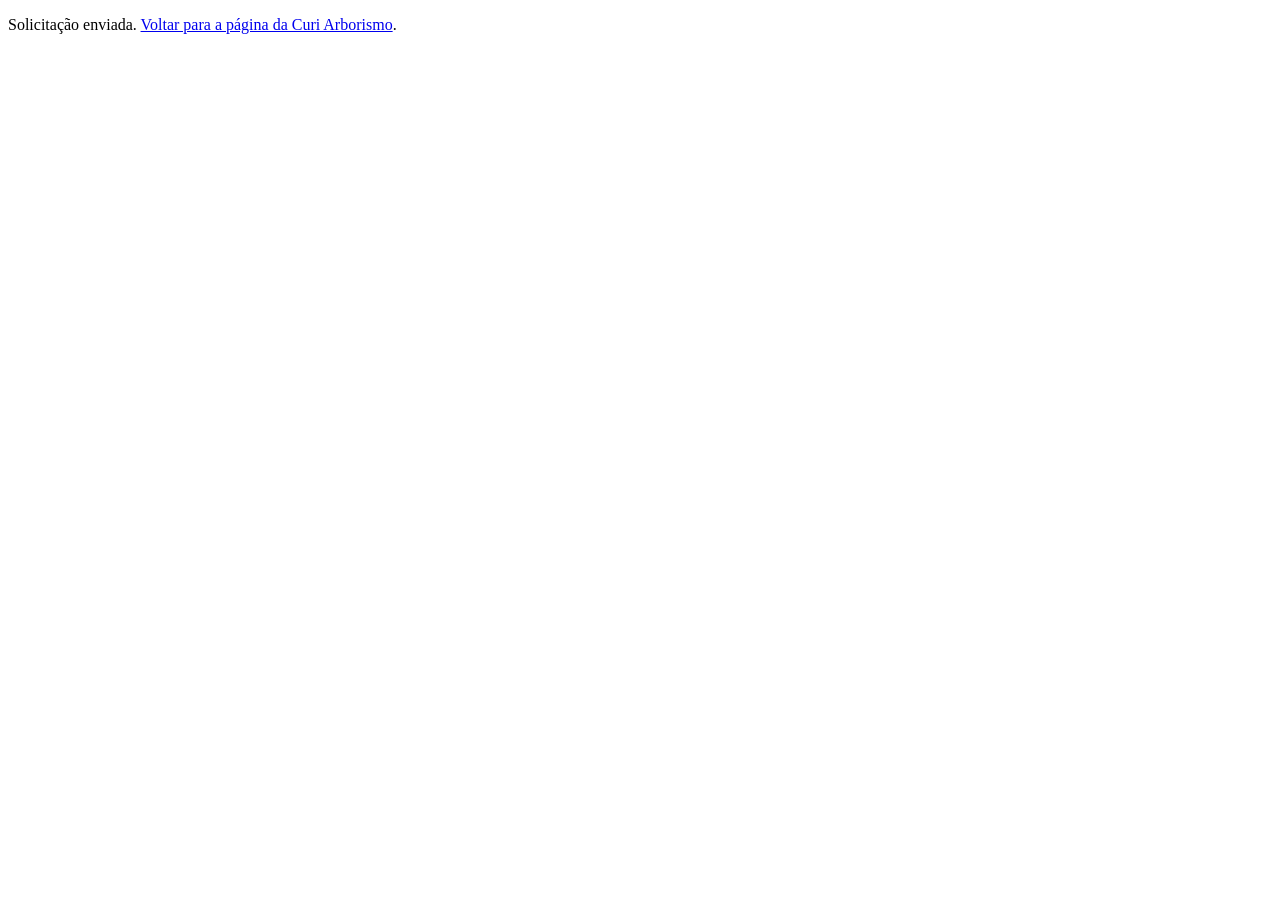
<file: enviado.html>
<!DOCTYPE html>
<html lang="pt-BR">
<head>
  <meta charset="utf-8">
  <meta name="viewport" content="width=device-width, initial-scale=1">
  <meta name="robots" content="noindex">
  <title>Solicitação enviada | Curi Arborismo</title>
</head>
<body>
  <!-- Página de confirmação do formulário (config.js → form.confirmPage).
       Nos envios com fotos, o destino redireciona para cá depois de aceitar o envio. Ela carrega em um
       iframe oculto, e o main.js usa esse carregamento como confirmação de recebimento. -->
  <p>Solicitação enviada. <a href="./">Voltar para a página da Curi Arborismo</a>.</p>
</body>
</html>
</file>
<file: assets/css/styles.css>
/* ==========================================================================
   Curi Arborismo · Landing page
   Identidade visual v01: Kombu Green, Dark Olive Green, Cornsilk, Fawn e Liver;
   tipografia Quicksand (a Giker fica restrita ao logotipo, que entra vetorizado).
   Estrutura: tokens → base → componentes → sessões (na ordem da página)
   ========================================================================== */

/* Tokens ------------------------------------------------------------------ */
:root {
  /* Paleta oficial */
  --kombu: #283618;
  --olive: #606C38;
  --cornsilk: #FEFAE0;
  --fawn: #DDA15E;
  --liver: #BC6C25;
  --sage: #718861;            /* verde do logo sobre fundo claro */

  /* Variações derivadas (contraste AA para texto e botões) */
  --kombu-950: #1E2911;
  --kombu-800: #34461F;
  --olive-700: #4F5A2C;
  --liver-600: #A65E1F;       /* botões e números: 4,7:1 com o Cornsilk */
  --liver-700: #8C4E18;
  --sage-100: #E9EACF;
  --sage-200: #D6DAB5;
  --fawn-100: #F6E4C0;
  --cream-100: #F7F0D3;
  --cream-200: #EBE0BC;
  --card: #FFFDF4;

  --ink-900: var(--kombu);
  --ink-700: #3F4A2E;
  --ink-500: #5E6650;
  --input-border: #8A8F73;
  --danger: #B42318;
  --danger-bg: #FDECEA;
  --white: #FFFFFF;

  --font: "Quicksand", "Segoe UI", system-ui, -apple-system, Roboto, sans-serif;

  --radius-sm: 10px;
  --radius: 18px;
  --radius-lg: 28px;
  --radius-pill: 999px;

  --shadow-sm: 0 1px 2px rgba(40, 54, 24, .05), 0 2px 8px rgba(40, 54, 24, .06);
  --shadow: 0 16px 36px -18px rgba(40, 54, 24, .35);
  --shadow-lg: 0 34px 70px -30px rgba(20, 28, 10, .6);

  --container: 1200px;
  --gutter: 16px;
  --header-h: 68px;
  --section-y: clamp(4rem, 2.6rem + 5.5vw, 7.5rem);
  --ease: cubic-bezier(.2, .7, .2, 1);

  /* Tema padrão (seções claras) */
  --text: var(--ink-700);
  --heading: var(--ink-900);
  --eyebrow: var(--olive);
  --line: rgba(40, 54, 24, .13);
  --line-strong: rgba(40, 54, 24, .24);
  --focus: var(--olive);

  color-scheme: light;
}

@media (min-width: 640px) { :root { --gutter: 24px; } }
@media (min-width: 1024px) { :root { --gutter: 32px; --header-h: 80px; } }

/* Base -------------------------------------------------------------------- */
*, *::before, *::after { box-sizing: border-box; }

[hidden] { display: none !important; }

html {
  -webkit-text-size-adjust: 100%;
  text-size-adjust: 100%;
  scroll-behavior: smooth;
  scroll-padding-top: calc(var(--header-h) + 16px);
}

body {
  margin: 0;
  background: var(--cornsilk);
  color: var(--text);
  font-family: var(--font);
  font-size: 1.0625rem;
  font-weight: 500;
  line-height: 1.6;
  -webkit-font-smoothing: antialiased;
  text-rendering: optimizeLegibility;
}

h1, h2, h3, p, ul, ol, figure, blockquote { margin: 0; }
ul[role="list"], ol[role="list"], .site-nav ul, .proofs, .hero-services ul, .footer-links { list-style: none; padding: 0; }

h1, h2 {
  font-weight: 700;
  color: var(--heading);
  letter-spacing: -.015em;
  text-wrap: balance;
}

h2 { font-size: clamp(1.875rem, 1.35rem + 2.1vw, 2.75rem); line-height: 1.14; }

h3 {
  font-size: 1.125rem;
  font-weight: 700;
  line-height: 1.35;
  color: var(--heading);
}

p { text-wrap: pretty; }
strong { font-weight: 700; color: var(--heading); }

img, video, svg { display: block; max-width: 100%; }
img, video { height: auto; }

a { color: inherit; }

:focus-visible { outline: 3px solid var(--focus); outline-offset: 3px; border-radius: 4px; }
main:focus { outline: none; }

::selection { background: var(--fawn-100); color: var(--kombu); }

/* Utilitários ------------------------------------------------------------- */
.container {
  width: 100%;
  max-width: calc(var(--container) + var(--gutter) * 2);
  margin-inline: auto;
  padding-inline: var(--gutter);
}

.sr-only {
  position: absolute !important;
  width: 1px; height: 1px;
  padding: 0; margin: -1px;
  overflow: hidden; clip: rect(0 0 0 0);
  white-space: nowrap; border: 0;
}

.skip-link {
  position: fixed;
  top: 12px; left: 12px;
  z-index: 100;
  padding: .75rem 1.25rem;
  border-radius: var(--radius-pill);
  background: var(--fawn);
  color: var(--kombu);
  font-weight: 700;
  text-decoration: none;
  transform: translateY(-160%);
  transition: transform .2s var(--ease);
}
.skip-link:focus { transform: none; }

.icon {
  width: 1.25rem;
  height: 1.25rem;
  flex: none;
  fill: none;
  stroke: currentColor;
  stroke-width: 1.8;
  stroke-linecap: round;
  stroke-linejoin: round;
}

/* Botões ------------------------------------------------------------------ */
.btn {
  display: inline-flex;
  align-items: center;
  justify-content: center;
  gap: .625rem;
  min-height: 48px;
  padding: .8rem 1.4rem;
  border: 2px solid transparent;
  border-radius: var(--radius-pill);
  font: inherit;
  font-size: 1rem;
  font-weight: 700;
  line-height: 1.2;
  text-align: center;
  text-decoration: none;
  cursor: pointer;
  transition: background-color .2s, color .2s, transform .2s var(--ease), box-shadow .2s;
}
.btn:active { transform: translateY(1px); }
.btn .icon { width: 1.3em; height: 1.3em; }

.btn-primary {
  background: var(--liver-600);
  color: var(--cornsilk);
  box-shadow: 0 12px 26px -14px rgba(140, 78, 24, .9);
}
.btn-primary:hover { background: var(--liver-700); transform: translateY(-1px); }

.btn-dark { background: var(--kombu); color: var(--cornsilk); }
.btn-dark:hover { background: var(--kombu-800); }
.btn-dark:disabled { cursor: progress; opacity: .85; }

.btn-lg { min-height: 56px; padding: 1rem 1.75rem; font-size: 1.0625rem; }
.btn-block { width: 100%; }

.btn.is-loading::before {
  content: "";
  width: 1.1em; height: 1.1em;
  border: 2px solid currentColor;
  border-right-color: transparent;
  border-radius: 50%;
  animation: spin .8s linear infinite;
}
@keyframes spin { to { transform: rotate(360deg); } }

@media (max-width: 479px) {
  .hero-actions .btn, .section-cta .btn, .area-body .btn, .contact-intro .btn, .proof-cta .btn { width: 100%; }
  .btn-lg { padding-inline: 1rem; font-size: 1rem; gap: .5rem; }
}

/* Marca ------------------------------------------------------------------- */
.brand {
  display: inline-flex;
  align-items: center;
  color: var(--cornsilk);
  text-decoration: none;
}
/* Proporção do logo horizontal: 2427 × 603 */
.brand-logo { --logo-h: 36px; height: var(--logo-h); width: calc(var(--logo-h) * 4.025); }
@media (min-width: 1024px) { .brand-logo { --logo-h: 42px; } }
.brand-logo--footer { --logo-h: 48px; }
@media (min-width: 1024px) { .brand-logo--footer { --logo-h: 52px; } }

/* Símbolo da marca como marca d'água (proporção 2169 × 1293) */
.brand-watermark {
  position: absolute;
  right: -8%;
  bottom: -2px;
  z-index: -1;
  width: min(820px, 105vw);
  height: auto;
  aspect-ratio: 2169 / 1293;
  color: var(--cornsilk);
  opacity: .05;
  pointer-events: none;
}
.brand-watermark--left { right: auto; left: -10%; }

/* Cabeçalho --------------------------------------------------------------- */
.site-header {
  --focus: var(--fawn);
  position: sticky;
  top: 0;
  z-index: 50;
  background: var(--kombu);
  border-bottom: 1px solid transparent;
  transition: border-color .25s, box-shadow .25s;
}
.site-header.is-scrolled { border-bottom-color: rgba(254, 250, 224, .08); box-shadow: 0 8px 24px -16px rgba(0, 0, 0, .55); }

.header-inner {
  display: flex;
  align-items: center;
  justify-content: space-between;
  gap: 1rem;
  height: var(--header-h);
}

.nav-toggle {
  display: inline-grid;
  place-items: center;
  width: 48px; height: 48px;
  margin-right: -8px;
  border: 0;
  border-radius: var(--radius-sm);
  background: transparent;
  color: var(--cornsilk);
  cursor: pointer;
}
.nav-toggle .icon { width: 26px; height: 26px; }

.site-nav a {
  display: block;
  padding: .55rem .8rem;
  border-radius: var(--radius-pill);
  color: rgba(254, 250, 224, .86);
  font-size: .9375rem;
  font-weight: 600;
  text-decoration: none;
  transition: color .2s, background-color .2s;
}
.site-nav a:hover { color: var(--cornsilk); background: rgba(254, 250, 224, .08); }
.site-nav .nav-cta { border: 1.5px solid rgba(221, 161, 94, .8); color: var(--fawn); }
.site-nav .nav-cta:hover { background: var(--fawn); color: var(--kombu); }

@media (max-width: 1079px) {
  .site-nav {
    position: absolute;
    inset: 100% 0 auto;
    padding: .5rem var(--gutter) 1.25rem;
    background: var(--kombu);
    border-bottom: 1px solid rgba(254, 250, 224, .08);
    box-shadow: 0 24px 40px -24px rgba(0, 0, 0, .6);
    display: none;
  }
  .site-header.is-open .site-nav { display: block; }
  .site-nav ul { display: grid; gap: .25rem; }
  .site-nav a { padding: .9rem 1rem; border-radius: var(--radius-sm); font-size: 1.0625rem; }
  .site-nav .nav-cta { margin-top: .5rem; text-align: center; border-radius: var(--radius-pill); }
}

@media (min-width: 1080px) {
  .nav-toggle { display: none; }
  .site-nav ul { display: flex; align-items: center; gap: .125rem; }
  .site-nav .nav-cta { margin-left: .625rem; }
}

/* Sessões: temas ---------------------------------------------------------- */
.section { padding-block: var(--section-y); position: relative; }

.section--cream { background: var(--cornsilk); }
.section--cream-2 { background: var(--cream-100); }
.section--fawn { --eyebrow: var(--olive-700); background: var(--fawn-100); }

.hero, .contact {
  --text: rgba(254, 250, 224, .84);
  --heading: var(--cornsilk);
  --eyebrow: var(--fawn);
  --line: rgba(254, 250, 224, .12);
  --focus: var(--fawn);
  color: var(--text);
}

.section--olive {
  --text: rgba(254, 250, 224, .94);
  --heading: var(--cornsilk);
  --eyebrow: var(--cornsilk);
  --line: rgba(254, 250, 224, .22);
  --focus: var(--cornsilk);
  background: var(--olive);
  color: var(--text);
}

/* Cabeçalho de sessão */
.section-head { max-width: 720px; }
.section-head > p:not(.eyebrow) { margin-top: 1rem; font-size: 1.125rem; }
.section-head--center { margin-inline: auto; text-align: center; }

/* O sobretítulo leva um meio-sol, eco do símbolo da marca */
.eyebrow {
  display: inline-flex;
  align-items: center;
  gap: .625rem;
  margin-bottom: .875rem;
  color: var(--eyebrow);
  font-size: .8125rem;
  font-weight: 700;
  letter-spacing: .14em;
  text-transform: uppercase;
}
.eyebrow::before {
  content: "";
  width: 18px; height: 9px;
  border-radius: 18px 18px 0 0;
  background: currentColor;
  box-shadow: 0 3px 0 -1px currentColor;
}

/* Cartões e ícones */
.card {
  background: var(--card);
  border: 1px solid var(--line);
  border-radius: var(--radius);
  box-shadow: var(--shadow-sm);
}

.icon-badge {
  display: inline-grid;
  place-items: center;
  width: 48px; height: 48px;
  flex: none;
  border-radius: 14px;
  background: var(--sage-100);
  color: var(--olive-700);
}
.icon-badge .icon { width: 24px; height: 24px; }
.icon-badge--solid { background: var(--kombu); color: var(--fawn); }
.icon-badge--on-dark { background: rgba(221, 161, 94, .16); color: var(--fawn); }
.icon-badge--deep { background: var(--kombu); color: var(--fawn); }

/* Fotos */
.photo {
  width: 100%;
  height: 100%;
  object-fit: cover;
  border-radius: var(--radius-lg);
  background: var(--kombu-800);
}

/* Foto em arco: o topo em meio círculo repete o desenho do símbolo */
.hero-media, .split-media--arch { container-type: inline-size; }
.photo--arch {
  border-radius: 999px 999px 10px 10px;
  border-radius: 50cqi 50cqi var(--radius) var(--radius);
}

.support-note {
  display: flex;
  align-items: flex-start;
  gap: .5rem;
  font-size: .9375rem;
  line-height: 1.5;
}
.support-note .icon { width: 1.125rem; height: 1.125rem; margin-top: .15rem; color: var(--fawn); }

/* 1 · Hero ---------------------------------------------------------------- */
.hero {
  position: relative;
  isolation: isolate;
  overflow: hidden;
  background: var(--kombu);
}
.hero .brand-watermark { bottom: 56px; }

.hero-grid {
  display: grid;
  gap: 2.5rem;
  padding-block: clamp(2.5rem, 1rem + 6vw, 5.5rem) clamp(2.5rem, 1.5rem + 4vw, 4.5rem);
}

.hero h1 { font-size: clamp(2.125rem, 1.35rem + 3.3vw, 3.6rem); line-height: 1.08; }

.hero-lead {
  max-width: 36em;
  margin-top: 1.25rem;
  font-size: clamp(1.0625rem, 1rem + .35vw, 1.25rem);
  color: rgba(254, 250, 224, .86);
}

.hero-actions {
  display: flex;
  flex-direction: column;
  align-items: flex-start;
  gap: 1rem;
  margin-top: 2rem;
}
.hero-actions .support-note { max-width: 32em; color: rgba(254, 250, 224, .78); }

.proofs {
  display: flex;
  flex-wrap: wrap;
  gap: .75rem 1.75rem;
  margin-top: 2rem;
  padding-top: 1.5rem;
  border-top: 1px solid rgba(254, 250, 224, .14);
}
.proofs li {
  display: flex;
  align-items: center;
  gap: .55rem;
  color: var(--cornsilk);
  font-weight: 600;
}
.proofs .icon { color: var(--fawn); }

.hero-media { position: relative; max-width: 520px; width: 100%; margin-inline: auto; }
.hero-media .photo { aspect-ratio: 4 / 5; box-shadow: var(--shadow-lg); }
/* Linha do horizonte sob a foto, como no logo */
.hero-media::after {
  content: "";
  display: block;
  height: 7px;
  margin: 14px -18px 0;
  border-radius: 7px;
  background: var(--fawn);
}

.hero-services { background: var(--kombu-950); border-top: 1px solid rgba(254, 250, 224, .07); }
.hero-services ul { display: flex; flex-wrap: wrap; gap: .5rem; padding-block: 1rem; }
.hero-services li {
  padding: .4rem .9rem;
  border: 1px solid rgba(221, 161, 94, .35);
  border-radius: var(--radius-pill);
  color: var(--cornsilk);
  font-size: .9375rem;
  font-weight: 600;
}

@media (min-width: 960px) {
  .hero-grid { grid-template-columns: 1.15fr .85fr; align-items: center; gap: clamp(3rem, 5vw, 5rem); }
  .hero-media .photo { max-height: 620px; }
  .hero-services ul { justify-content: center; gap: 0; padding-block: 1.15rem; }
  .hero-services li { display: flex; align-items: center; padding: 0; border: 0; border-radius: 0; }
  .hero-services li + li::before {
    content: "";
    width: 6px; height: 6px;
    margin-inline: 1.25rem;
    border-radius: 50%;
    background: var(--fawn);
  }
}

/* 2 · Situações (cartões) ------------------------------------------------- */
.signal-grid {
  display: grid;
  gap: 1rem;
  margin-top: clamp(2rem, 1.5rem + 2vw, 3.25rem);
}
.signal-card { display: flex; flex-direction: column; gap: .875rem; padding: 1.75rem 1.5rem; }
.signal-card p { font-size: 1rem; color: var(--ink-500); }

@media (min-width: 640px) { .signal-grid { grid-template-columns: repeat(2, 1fr); gap: 1.25rem; } }
@media (min-width: 1100px) { .signal-grid { grid-template-columns: repeat(4, 1fr); } }

.callout {
  display: flex;
  align-items: center;
  gap: 1.125rem;
  margin-top: 1.25rem;
  padding: 1.375rem 1.5rem;
  border: 1px solid var(--sage-200);
  border-radius: var(--radius);
  background: var(--sage-100);
  color: var(--kombu);
}
.callout p { font-size: 1.0625rem; }
@media (max-width: 559px) { .callout { flex-direction: column; align-items: flex-start; } }

/* 3 · Serviços (lista numerada, sem caixas) ------------------------------- */
.service-list {
  display: grid;
  margin-top: clamp(2rem, 1.5rem + 2vw, 3rem);
}
@media (min-width: 900px) { .service-list { grid-template-columns: repeat(2, 1fr); column-gap: clamp(2.5rem, 5vw, 4.5rem); } }

.service-item {
  display: grid;
  grid-template-columns: auto 1fr;
  gap: 1.125rem;
  padding-block: 1.5rem;
  border-top: 1px solid var(--line-strong);
}
.service-item h3 { font-size: 1.1875rem; }
.service-item p { margin-top: .375rem; font-size: 1rem; color: var(--ink-500); }
.service-num {
  min-width: 2.2ch;
  font-size: 1.375rem;
  font-weight: 700;
  line-height: 1.15;
  font-variant-numeric: tabular-nums;
  color: var(--liver-600);
}

/* Gestão de resíduos: último item da lista, com ícone no lugar do número */
.service-num .icon { width: 1.5rem; height: 1.5rem; }

.section-cta { display: flex; justify-content: center; margin-top: clamp(2rem, 1.5rem + 2vw, 3rem); }

/* 4 · Diferenciais (e layout dividido reutilizado na sessão 7) ------------ */
.split { display: grid; gap: clamp(2.5rem, 2rem + 3vw, 4.5rem); align-items: center; }
.split-media { position: relative; }
.split-media .photo { aspect-ratio: 4 / 5; }
.split-media--arch { max-width: 520px; width: 100%; margin-inline: auto; }
.split-media--arch::after {
  content: "";
  display: block;
  height: 7px;
  margin: 14px -18px 0;
  border-radius: 7px;
  background: var(--olive);
}
/* No celular a linha não passa da margem da tela */
@media (max-width: 599px) {
  .hero-media::after, .split-media--arch::after { margin-inline: 0; }
}

@media (min-width: 960px) {
  .split { grid-template-columns: .92fr 1.08fr; }
  .split--media-right { grid-template-columns: 1.08fr .92fr; }
  .split--media-right .split-media { order: 2; }
}

/* Foto + destaque: o cartão de experiência fica abaixo da imagem, sem cobri-la */
.photo-card {
  overflow: hidden;
  border-radius: var(--radius-lg);
  background: var(--cornsilk);
  box-shadow: var(--shadow-lg);
}
.photo-card .photo { aspect-ratio: 4 / 4.6; border-radius: 0; }

.stat-card {
  --heading: var(--kombu);
  display: flex;
  align-items: center;
  gap: 1.25rem;
  padding: 1.25rem 1.5rem 1.375rem;
  color: var(--ink-700);
}
.stat-number {
  flex: none;
  font-size: clamp(2.25rem, 1.8rem + 1.6vw, 3rem);
  font-weight: 700;
  line-height: 1;
  letter-spacing: -.02em;
  white-space: nowrap;
  color: var(--liver-600);
}
.stat-title { font-size: 1.0625rem; line-height: 1.3; }
.stat-card p:not(.stat-number) { margin-top: .375rem; font-size: .9375rem; line-height: 1.5; color: var(--ink-500); }
@media (max-width: 479px) { .stat-card { flex-direction: column; align-items: flex-start; gap: .625rem; } }

.feature-list { display: grid; gap: 1rem; margin-top: 2.25rem; }
@media (min-width: 600px) { .feature-list { grid-template-columns: repeat(2, 1fr); } }

.feature {
  display: flex;
  flex-direction: column;
  gap: .375rem;
  padding: 1.375rem 1.25rem;
  border: 1px solid var(--line);
  border-radius: var(--radius);
  background: rgba(40, 54, 24, .2);
}
.feature .icon-badge { width: 44px; height: 44px; margin-bottom: .5rem; border-radius: 12px; }
.feature h3 { font-size: 1.0625rem; }
.feature p { font-size: .9375rem; line-height: 1.55; }

/* 5 · Trabalhos realizados ------------------------------------------------ */
.gallery {
  display: grid;
  gap: 1rem;
  margin-top: clamp(2rem, 1.5rem + 2vw, 3rem);
}
.gallery:focus-visible { outline-offset: 6px; }

@media (max-width: 719px) {
  /* Carrossel com rolagem horizontal no celular */
  .gallery {
    grid-auto-flow: column;
    grid-auto-columns: 78%;
    margin-inline: calc(var(--gutter) * -1);
    padding: 0 var(--gutter) .75rem;
    overflow-x: auto;
    overscroll-behavior-x: contain;
    scroll-snap-type: x mandatory;
    scroll-padding-inline: var(--gutter);
    scrollbar-width: thin;
  }
  .gallery-item { scroll-snap-align: start; }
}
@media (min-width: 720px) { .gallery { grid-template-columns: repeat(2, 1fr); gap: 1.25rem; } }
@media (min-width: 1024px) { .gallery { grid-template-columns: repeat(3, 1fr); } }
/* Item que sobra sozinho na última linha fica centralizado */
@media (min-width: 720px) and (max-width: 1023px) {
  .gallery-item:last-child:nth-child(odd) { grid-column: 1 / -1; justify-self: center; width: calc(50% - .625rem); }
}
@media (min-width: 1024px) { .gallery-item:last-child:nth-child(3n + 1) { grid-column: 2; } }

.gallery-item { display: flex; flex-direction: column; gap: .75rem; }
.gallery-item figcaption { font-size: .9375rem; line-height: 1.45; color: var(--ink-500); }

.media {
  position: relative;
  overflow: hidden;
  aspect-ratio: 4 / 5;
  border-radius: var(--radius);
  background: var(--kombu-800);
}
.media img, .media video { width: 100%; height: 100%; object-fit: cover; }

.media-tag {
  position: absolute;
  top: .75rem; left: .75rem;
  padding: .3rem .75rem;
  border-radius: var(--radius-pill);
  background: rgba(40, 54, 24, .84);
  color: var(--cornsilk);
  font-size: .75rem;
  font-weight: 700;
  letter-spacing: .06em;
  text-transform: uppercase;
  pointer-events: none;
}
.media-tag--lg { top: 1rem; left: 1rem; padding: .45rem 1rem; font-size: .875rem; box-shadow: 0 6px 16px -8px rgba(0, 0, 0, .5); }
.media-tag--accent { background: var(--fawn); color: var(--kombu); }

.video-toggle {
  position: absolute;
  right: .75rem; bottom: .75rem;
  display: grid;
  place-items: center;
  width: 44px; height: 44px;
  border: 0;
  border-radius: 50%;
  background: rgba(40, 54, 24, .78);
  color: var(--cornsilk);
  cursor: pointer;
  transition: background-color .2s;
}
.video-toggle:hover { background: var(--kombu); }
.video-toggle .icon { width: 20px; height: 20px; }

/* Antes e depois: um único conjunto comparativo */
.compare-block {
  max-width: 940px;
  margin: clamp(2.5rem, 2rem + 2vw, 3.5rem) auto 0;
  padding: clamp(.75rem, .25rem + 1.5vw, 1.25rem);
  border: 1px solid var(--line);
  border-radius: var(--radius-lg);
  background: var(--card);
  box-shadow: var(--shadow-sm);
}
.compare { display: grid; gap: .75rem; }
.compare .media { aspect-ratio: 1 / 1; }
@media (min-width: 720px) {
  .compare { grid-template-columns: 1fr 1fr; gap: 1rem; }
  .compare .media { aspect-ratio: 4 / 5; }
}
.compare-caption {
  display: flex;
  flex-wrap: wrap;
  align-items: center;
  justify-content: center;
  gap: .5rem .75rem;
  padding: 1rem .5rem .375rem;
  font-size: 1rem;
  text-align: center;
  color: var(--ink-700);
}
.compare-label {
  padding: .25rem .75rem;
  border-radius: var(--radius-pill);
  background: var(--sage-100);
  color: var(--olive-700);
  font-size: .75rem;
  font-weight: 700;
  letter-spacing: .08em;
  text-transform: uppercase;
}

/* Avaliações (carrossel sem avanço automático) */
.reviews {
  container-type: inline-size; /* a largura dos cartões do carrossel segue a do bloco (cqi) */
  margin-top: clamp(2.5rem, 2rem + 2vw, 3.5rem);
  padding: clamp(1.25rem, .75rem + 2vw, 2.25rem);
  border-radius: var(--radius-lg);
  background: var(--cream-100);
}
.reviews-head {
  display: flex;
  flex-wrap: wrap;
  align-items: flex-end;
  justify-content: space-between;
  gap: 1rem 2rem;
  margin-bottom: 1.5rem;
}
.reviews-head h3 { font-size: clamp(1.375rem, 1.1rem + 1vw, 1.75rem); }
.reviews-note { max-width: 46em; margin-top: .375rem; font-size: .875rem; line-height: 1.5; color: var(--ink-500); }

.rating-summary { display: flex; align-items: center; gap: .625rem; flex-wrap: wrap; margin-top: .5rem; }
.rating-value { font-size: 1.75rem; font-weight: 700; color: var(--heading); line-height: 1; }
.rating-count { font-size: .9375rem; color: var(--ink-500); }

.stars { position: relative; display: inline-block; font-size: 1.25rem; line-height: 1; letter-spacing: 2px; }
.stars::before { content: "★★★★★"; color: var(--cream-200); }
.stars::after {
  content: "★★★★★";
  position: absolute; inset: 0;
  width: calc(var(--rating, 0) / 5 * 100%);
  overflow: hidden;
  color: var(--liver);
  white-space: nowrap;
}

.carousel-controls { display: flex; align-items: center; gap: .625rem; }
.carousel-btn {
  display: grid;
  place-items: center;
  width: 48px; height: 48px;
  border: 1.5px solid var(--kombu);
  border-radius: 50%;
  background: transparent;
  color: var(--kombu);
  cursor: pointer;
  transition: background-color .2s, color .2s, opacity .2s;
}
.carousel-btn .icon { width: 22px; height: 22px; stroke-width: 2.2; }
.carousel-btn:hover:not([aria-disabled="true"]) { background: var(--kombu); color: var(--cornsilk); }
.carousel-btn[aria-disabled="true"] { opacity: .35; cursor: default; }
.carousel-status {
  min-width: 6ch;
  font-size: .9375rem;
  font-weight: 700;
  font-variant-numeric: tabular-nums;
  text-align: center;
  color: var(--kombu);
}

/* Carrossel 3D: o cartão do centro fica de frente e os vizinhos giram para trás, como em um cilindro.
   Continua sendo uma lista com rolagem e encaixe; o main.js informa a posição de cada cartão
   em --pos (0 no centro, -1 e 1 nos vizinhos) e --dist (a distância, sem sinal). */
.review-track {
  --card-w: 20rem;
  position: relative;
  display: flex;
  margin: 0;
  list-style: none;
  overflow-x: auto;
  overflow-y: hidden;
  overscroll-behavior-x: contain;
  scroll-snap-type: x mandatory;
  scroll-behavior: smooth;
  scrollbar-width: none;
}
@supports (width: 1cqi) { .review-track { --card-w: min(80cqi, 23rem); } }
/* A folga lateral deixa o primeiro e o último cartão chegarem ao centro.
   O seletor mais específico vence o padding: 0 das listas com role="list". */
.reviews .review-track { padding: 1.75rem calc(50% - var(--card-w) / 2) 2.25rem; }
.review-track::-webkit-scrollbar { display: none; }
.review-track:focus-visible { outline-offset: 4px; }

.review-card {
  display: flex;
  flex: 0 0 var(--card-w);
  flex-direction: column;
  gap: .875rem;
  min-width: 0;
  padding: 1.5rem;
  border: 1px solid var(--line);
  border-radius: var(--radius);
  background: var(--card);
  scroll-snap-align: center;
  cursor: pointer;
  opacity: calc(1 - var(--dist, 0) * .4);
  transform:
    perspective(1100px)
    translateX(calc(var(--pos, 0) * -16%))
    translateZ(calc(var(--dist, 0) * -110px))
    rotateY(calc(var(--pos, 0) * 36deg));
}
.review-card.is-active { cursor: auto; box-shadow: var(--shadow); }
.review-card .stars { align-self: flex-start; font-size: 1.125rem; }
.review-card--demo { border: 1.5px dashed rgba(113, 136, 97, .6); }
.demo-tag {
  align-self: flex-start;
  padding: .25rem .7rem;
  border-radius: var(--radius-pill);
  background: var(--fawn-100);
  color: var(--liver-700);
  font-size: .75rem;
  font-weight: 700;
  letter-spacing: .06em;
  text-transform: uppercase;
}
.review-card blockquote p { font-size: 1rem; color: var(--ink-700); white-space: pre-line; } /* mantém as quebras de linha do comentário */
.review-author {
  display: flex;
  align-items: center;
  gap: .75rem;
  margin-top: auto;
  padding-top: .5rem;
  font-size: .9375rem;
  font-weight: 700;
  color: var(--heading);
}
.review-author small { display: block; font-size: .8125rem; font-weight: 500; color: var(--ink-500); }
.review-avatar {
  width: 40px; height: 40px;
  flex: none;
  border: 1.5px dashed rgba(113, 136, 97, .6);
  border-radius: 50%;
  background: var(--sage-100);
}
/* Avaliação real: inicial do nome no lugar do círculo vazio */
.review-avatar--initial {
  display: grid;
  place-items: center;
  border: 0;
  background: var(--kombu);
  color: var(--fawn);
  font-size: 1.0625rem;
}

.text-link {
  display: inline-flex; align-items: center; gap: .4rem;
  margin-top: 1.5rem;
  color: var(--olive-700);
  font-weight: 700;
  text-underline-offset: 3px;
}
.text-link .icon { width: 1rem; height: 1rem; }

.proof-cta {
  display: flex;
  flex-wrap: wrap;
  align-items: center;
  justify-content: space-between;
  gap: 1.25rem 2rem;
  margin-top: clamp(2rem, 1.5rem + 2vw, 3rem);
  padding: clamp(1.5rem, 1rem + 1.5vw, 2rem) clamp(1.5rem, 1rem + 2vw, 2.5rem);
  border-radius: var(--radius-lg);
  background: var(--sage-100);
}
.proof-cta p { max-width: 40em; font-size: 1.125rem; color: var(--kombu); }

/* 6 · Como funciona ------------------------------------------------------- */
.steps { display: grid; gap: .875rem; margin-top: clamp(2rem, 1.5rem + 2vw, 3.25rem); position: relative; }

.step {
  display: grid;
  grid-template-columns: auto 1fr;
  gap: 1.125rem;
  align-items: start;
  padding: 1.375rem 1.25rem;
  border: 1px solid var(--line);
  border-radius: var(--radius);
  background: var(--card);
}
.step p { margin-top: .375rem; font-size: 1rem; color: var(--ink-500); }

.step-num {
  display: grid;
  place-items: center;
  width: 48px; height: 48px;
  border-radius: 50%;
  background: var(--kombu);
  color: var(--fawn);
  font-size: 1.375rem;
  font-weight: 700;
}

@media (min-width: 1000px) {
  .steps { grid-template-columns: repeat(5, 1fr); gap: 1.5rem; }
  .steps::before {
    content: "";
    position: absolute;
    top: 30px; left: 10%; right: 10%;
    height: 2px;
    background: repeating-linear-gradient(90deg, var(--line-strong) 0 8px, transparent 8px 16px);
  }
  .step { display: block; padding: 0; border: 0; background: transparent; text-align: center; }
  .step-num { position: relative; width: 60px; height: 60px; margin: 0 auto 1.25rem; font-size: 1.5rem; box-shadow: 0 0 0 10px var(--cream-100); }
}

/* 7 · Quem somos ---------------------------------------------------------- */
.story > p:not(.eyebrow):not(.story-highlight) { margin-top: 1rem; }
.story-highlight {
  margin-block: 1.5rem .5rem;
  padding-left: 1.25rem;
  border-left: 4px solid var(--liver);
  font-size: clamp(1.375rem, 1.1rem + 1.1vw, 1.875rem);
  font-weight: 700;
  line-height: 1.25;
  color: var(--olive-700);
}
.story-closing { font-weight: 700; color: var(--heading); }

/* 8 · Área de atendimento ------------------------------------------------- */
.area { display: grid; gap: 2rem; grid-template-areas: "head" "card" "body"; }
.area-head { grid-area: head; }
.area-card { grid-area: card; }
.area-body { grid-area: body; }

@media (min-width: 960px) {
  .area { grid-template-columns: 1.1fr .9fr; grid-template-areas: "head card" "body card"; column-gap: clamp(3rem, 5vw, 5rem); row-gap: 1.75rem; }
  .area-card { align-self: center; }
}

.area-body { display: flex; flex-direction: column; align-items: flex-start; gap: 1rem; max-width: 620px; }
.area-conditions { font-size: 1rem; color: var(--ink-700); }
.area-invite { font-weight: 700; color: var(--heading); }
.area-body .btn { margin-top: .5rem; }

.area-card {
  position: relative;
  isolation: isolate;
  overflow: hidden;
  padding: clamp(1.75rem, 1.25rem + 2vw, 2.5rem);
  border-radius: var(--radius-lg);
  background: var(--kombu);
  color: rgba(254, 250, 224, .88);
  box-shadow: var(--shadow);
}
.area-card-mark {
  position: absolute;
  right: -18%;
  bottom: -4px;
  z-index: -1;
  width: 78%;
  height: auto;
  aspect-ratio: 2169 / 1293;
  color: var(--fawn);
  opacity: .1;
}
.area-card-label { font-size: 1.0625rem; font-weight: 600; color: var(--cornsilk); }
.area-card-label strong { color: var(--fawn); }

.city-list { display: grid; gap: .625rem; margin-top: 1.25rem; }
@media (min-width: 480px) and (max-width: 959px) { .city-list { grid-template-columns: repeat(2, 1fr); } }
.city-list li:only-child { grid-column: 1 / -1; }
.city-list li {
  display: flex;
  align-items: center;
  gap: .75rem;
  padding: .875rem 1rem;
  border: 1px solid rgba(254, 250, 224, .12);
  border-radius: var(--radius-sm);
  background: rgba(254, 250, 224, .06);
  color: var(--cornsilk);
  font-size: clamp(1.1875rem, 1.05rem + .6vw, 1.4375rem);
  font-weight: 600;
}
.city-list .icon { color: var(--fawn); }

/* 9 · Dúvidas ------------------------------------------------------------- */
.faq { display: grid; gap: 2.25rem; }
@media (min-width: 960px) {
  .faq { grid-template-columns: .82fr 1.18fr; gap: clamp(3rem, 5vw, 5rem); align-items: start; }
  .faq-head { position: sticky; top: calc(var(--header-h) + 2rem); }
}

.faq-list { border-top: 1px solid var(--line-strong); }
.faq-item { border-bottom: 1px solid var(--line-strong); }
.faq-item summary {
  display: flex;
  align-items: center;
  justify-content: space-between;
  gap: 1.25rem;
  padding: 1.375rem 0;
  list-style: none;
  cursor: pointer;
  font-size: 1.125rem;
  font-weight: 700;
  line-height: 1.4;
  color: var(--heading);
}
.faq-item summary::-webkit-details-marker { display: none; }
.faq-item summary:hover { color: var(--olive); }

.faq-icon {
  display: grid;
  place-items: center;
  width: 36px; height: 36px;
  flex: none;
  border: 1px solid var(--line-strong);
  border-radius: 50%;
  transition: transform .3s var(--ease), background-color .2s, color .2s;
}
.faq-icon .icon { width: 18px; height: 18px; }
.faq-item[open] .faq-icon { transform: rotate(45deg); background: var(--kombu); border-color: var(--kombu); color: var(--cornsilk); }

.faq-answer { padding: 0 3.25rem 1.5rem 0; }
.faq-answer p { color: var(--ink-700); }

@supports (interpolate-size: allow-keywords) {
  .faq-list { interpolate-size: allow-keywords; }
  .faq-item::details-content {
    block-size: 0;
    overflow: hidden;
    transition: block-size .35s var(--ease), content-visibility .35s allow-discrete;
  }
  .faq-item[open]::details-content { block-size: auto; }
}

/* 10 · Contato ------------------------------------------------------------ */
.contact { isolation: isolate; overflow: hidden; background: var(--kombu); }

.contact-grid { display: grid; gap: 2.5rem; }
@media (min-width: 960px) {
  .contact-grid { grid-template-columns: .9fr 1.1fr; gap: clamp(3rem, 5vw, 5rem); align-items: start; }
  .contact-intro { position: sticky; top: calc(var(--header-h) + 2.5rem); }
}

.contact-intro { display: flex; flex-direction: column; align-items: flex-start; }
.contact-intro h2 { max-width: 14em; }
.contact-intro > p:not(.eyebrow) { margin-top: 1rem; }
.contact-lead { font-size: 1.1875rem; color: rgba(254, 250, 224, .92); }
.contact-intro .btn { margin-top: 2rem; }
.contact-intro .support-note { max-width: 30em; margin-top: 1.25rem; color: rgba(254, 250, 224, .78); }

.form-card {
  --text: var(--ink-700);
  --heading: var(--ink-900);
  --line: rgba(40, 54, 24, .13);
  --focus: var(--olive);
  container-type: inline-size;
  padding: clamp(1.5rem, 1rem + 2.2vw, 2.5rem);
  border-radius: var(--radius-lg);
  background: var(--card);
  color: var(--text);
  box-shadow: var(--shadow-lg);
}

.form-header h3 { font-size: clamp(1.375rem, 1.2rem + .7vw, 1.75rem); letter-spacing: -.01em; }
.form-header p { margin-top: .375rem; color: var(--ink-500); }

.form-grid { display: grid; gap: 1.375rem; margin-block: 1.75rem; }
@container (min-width: 520px) {
  .form-grid { grid-template-columns: 1fr 1fr; column-gap: 1rem; }
  .field--full { grid-column: 1 / -1; }
}

.field { min-width: 0; margin: 0; padding: 0; border: 0; }
.field label, .field legend {
  display: block;
  padding: 0;
  font-size: .9375rem;
  font-weight: 700;
  color: var(--ink-900);
}
.optional { font-weight: 500; color: var(--ink-500); }
.field-hint { margin-top: .15rem; font-size: .875rem; line-height: 1.45; color: var(--ink-500); }

.input {
  display: block;
  width: 100%;
  min-height: 50px;
  margin-top: .5rem;
  padding: .75rem 1rem;
  border: 1.5px solid var(--input-border);
  border-radius: var(--radius-sm);
  background: var(--white);
  color: var(--ink-900);
  font: inherit;
  font-size: 1rem;
  transition: border-color .15s, box-shadow .15s, background-color .15s;
}
textarea.input { min-height: 120px; resize: vertical; line-height: 1.5; }
.input::placeholder { color: #8A8F7D; }
.input:hover { border-color: var(--ink-500); }
.input:focus {
  outline: 2px solid transparent;
  border-color: var(--olive);
  box-shadow: 0 0 0 4px rgba(96, 108, 56, .2);
}

.field-error {
  display: flex;
  align-items: center;
  gap: .375rem;
  margin-top: .45rem;
  color: var(--danger);
  font-size: .875rem;
  font-weight: 700;
}
.field-error::before {
  content: "!";
  display: inline-grid;
  place-items: center;
  width: 1.1rem; height: 1.1rem;
  flex: none;
  border-radius: 50%;
  background: var(--danger);
  color: var(--white);
  font-size: .7rem;
  font-weight: 800;
}
.has-error .input, .has-error .choice span, .has-error .dropzone { border-color: var(--danger); }

.choice-group { display: grid; grid-template-columns: repeat(2, 1fr); gap: .5rem; margin-top: .625rem; }
@container (min-width: 520px) { .choice-group { grid-template-columns: repeat(4, 1fr); } }
.choice { position: relative; }
.choice input { position: absolute; inset: 0; width: 100%; height: 100%; margin: 0; opacity: 0; cursor: pointer; }
.choice span {
  display: flex;
  align-items: center;
  justify-content: center;
  min-height: 48px;
  padding: .6rem .75rem;
  border: 1.5px solid var(--input-border);
  border-radius: var(--radius-sm);
  background: var(--white);
  color: var(--ink-900);
  font-size: .9375rem;
  font-weight: 600;
  text-align: center;
  transition: background-color .15s, border-color .15s, color .15s;
}
.choice input:hover + span { border-color: var(--ink-500); }
.choice input:checked + span { background: var(--kombu); border-color: var(--kombu); color: var(--cornsilk); }
.choice input:focus-visible + span { outline: 3px solid var(--olive); outline-offset: 2px; }

.dropzone {
  position: relative;
  display: grid;
  justify-items: center;
  gap: .375rem;
  margin-top: .625rem;
  padding: 1.375rem 1rem;
  border: 1.5px dashed var(--input-border);
  border-radius: var(--radius);
  background: var(--white);
  color: var(--ink-700);
  text-align: center;
  transition: border-color .15s, background-color .15s;
}
.dropzone:hover, .dropzone.is-dragover { border-color: var(--olive); background: var(--sage-100); }
.dropzone:focus-within { outline: 3px solid var(--olive); outline-offset: 2px; }
.dropzone input { position: absolute; inset: 0; width: 100%; height: 100%; opacity: 0; cursor: pointer; }
.dropzone .icon { width: 28px; height: 28px; color: var(--olive); }
.dropzone-text { font-size: .9375rem; }
.dropzone-text strong { color: var(--olive-700); text-decoration: underline; text-underline-offset: 3px; }
.dropzone-limits { font-size: .8125rem; color: var(--ink-500); }

.file-list { display: grid; gap: .5rem; margin-top: .75rem; }
.file-list:empty { display: none; }
.file-item {
  display: flex;
  align-items: center;
  gap: .75rem;
  padding: .5rem .5rem .5rem .625rem;
  border: 1px solid var(--line);
  border-radius: var(--radius-sm);
  background: var(--white);
}
.file-thumb {
  display: grid; place-items: center;
  width: 44px; height: 44px;
  flex: none;
  overflow: hidden;
  border-radius: 8px;
  background: var(--sage-100);
  color: var(--olive);
}
.file-thumb img { width: 100%; height: 100%; object-fit: cover; }
.file-meta { flex: 1; min-width: 0; }
.file-name { overflow: hidden; font-size: .9rem; font-weight: 600; color: var(--ink-900); white-space: nowrap; text-overflow: ellipsis; }
.file-size { font-size: .8rem; color: var(--ink-500); }
.file-remove {
  display: grid; place-items: center;
  width: 40px; height: 40px;
  flex: none;
  border: 0;
  border-radius: 50%;
  background: transparent;
  color: var(--ink-700);
  cursor: pointer;
}
.file-remove:hover { background: var(--cream-100); color: var(--danger); }

.hp { position: absolute; left: -9999px; width: 1px; height: 1px; overflow: hidden; }

.privacy-note { margin-bottom: 1.25rem; font-size: .8125rem; line-height: 1.5; color: var(--ink-500); }
.privacy-note a { color: var(--olive-700); font-weight: 700; }

.form-alert {
  display: flex;
  gap: .75rem;
  margin-bottom: 1.25rem;
  padding: 1rem 1.125rem;
  border: 1px solid rgba(180, 35, 24, .25);
  border-radius: var(--radius-sm);
  background: var(--danger-bg);
  color: #7A1A12;
  font-size: .9375rem;
}
.form-alert .icon { margin-top: .1rem; color: var(--danger); }
.form-alert a { color: inherit; font-weight: 700; }

.form-success { padding-block: 2.5rem; text-align: center; }
.form-success:focus { outline: none; }
.form-success h3 { margin-top: 1.25rem; font-size: 1.75rem; }
.form-success p { max-width: 26em; margin: .75rem auto 0; color: var(--ink-700); }
.form-success .btn { margin-top: 1.5rem; }
.success-icon {
  display: inline-grid;
  place-items: center;
  width: 72px; height: 72px;
  border-radius: 50%;
  background: var(--sage-100);
  color: var(--olive-700);
}
.success-icon .icon { width: 36px; height: 36px; stroke-width: 2.4; }

/* Rodapé ------------------------------------------------------------------ */
.site-footer {
  --focus: var(--fawn);
  padding-block: 3.5rem 2rem;
  background: var(--kombu-950);
  color: rgba(254, 250, 224, .74);
  font-size: .9375rem;
}
.footer-grid { display: grid; gap: 2rem; }
@media (min-width: 800px) { .footer-grid { grid-template-columns: 1fr auto; align-items: start; } }
.footer-brand p { max-width: 30em; margin-top: 1.25rem; }
.footer-links { display: flex; flex-wrap: wrap; gap: .5rem 1.5rem; }
.footer-links a { text-decoration: none; }
.footer-links a:hover { color: var(--cornsilk); text-decoration: underline; text-underline-offset: 3px; }
.footer-bottom {
  display: flex;
  flex-wrap: wrap;
  justify-content: space-between;
  gap: .75rem;
  margin-top: 2.5rem;
  padding-top: 1.5rem;
  border-top: 1px solid rgba(254, 250, 224, .08);
  font-size: .875rem;
}

/* Animação de entrada (ativada pelo JS) ----------------------------------- */
.reveal-ready [data-reveal]:not(.is-visible) { opacity: 0; transform: translateY(18px); }
.reveal-ready [data-reveal] {
  transition: opacity .7s var(--ease), transform .7s var(--ease);
  transition-delay: calc(var(--i, 0) * 80ms);
}

@media (prefers-reduced-motion: reduce) {
  html { scroll-behavior: auto; }
  .review-track { scroll-behavior: auto; }
  *, *::before, *::after { animation-duration: .01ms !important; animation-iteration-count: 1 !important; transition-duration: .01ms !important; }
  .reveal-ready [data-reveal]:not(.is-visible) { opacity: 1; transform: none; }
}

@media print {
  .site-header, .skip-link, .gallery video, .form-card, .btn, .brand-watermark, .carousel-controls { display: none !important; }
  .section, .hero { padding-block: 1.5rem; background: none !important; color: #000; }
}
</file>
